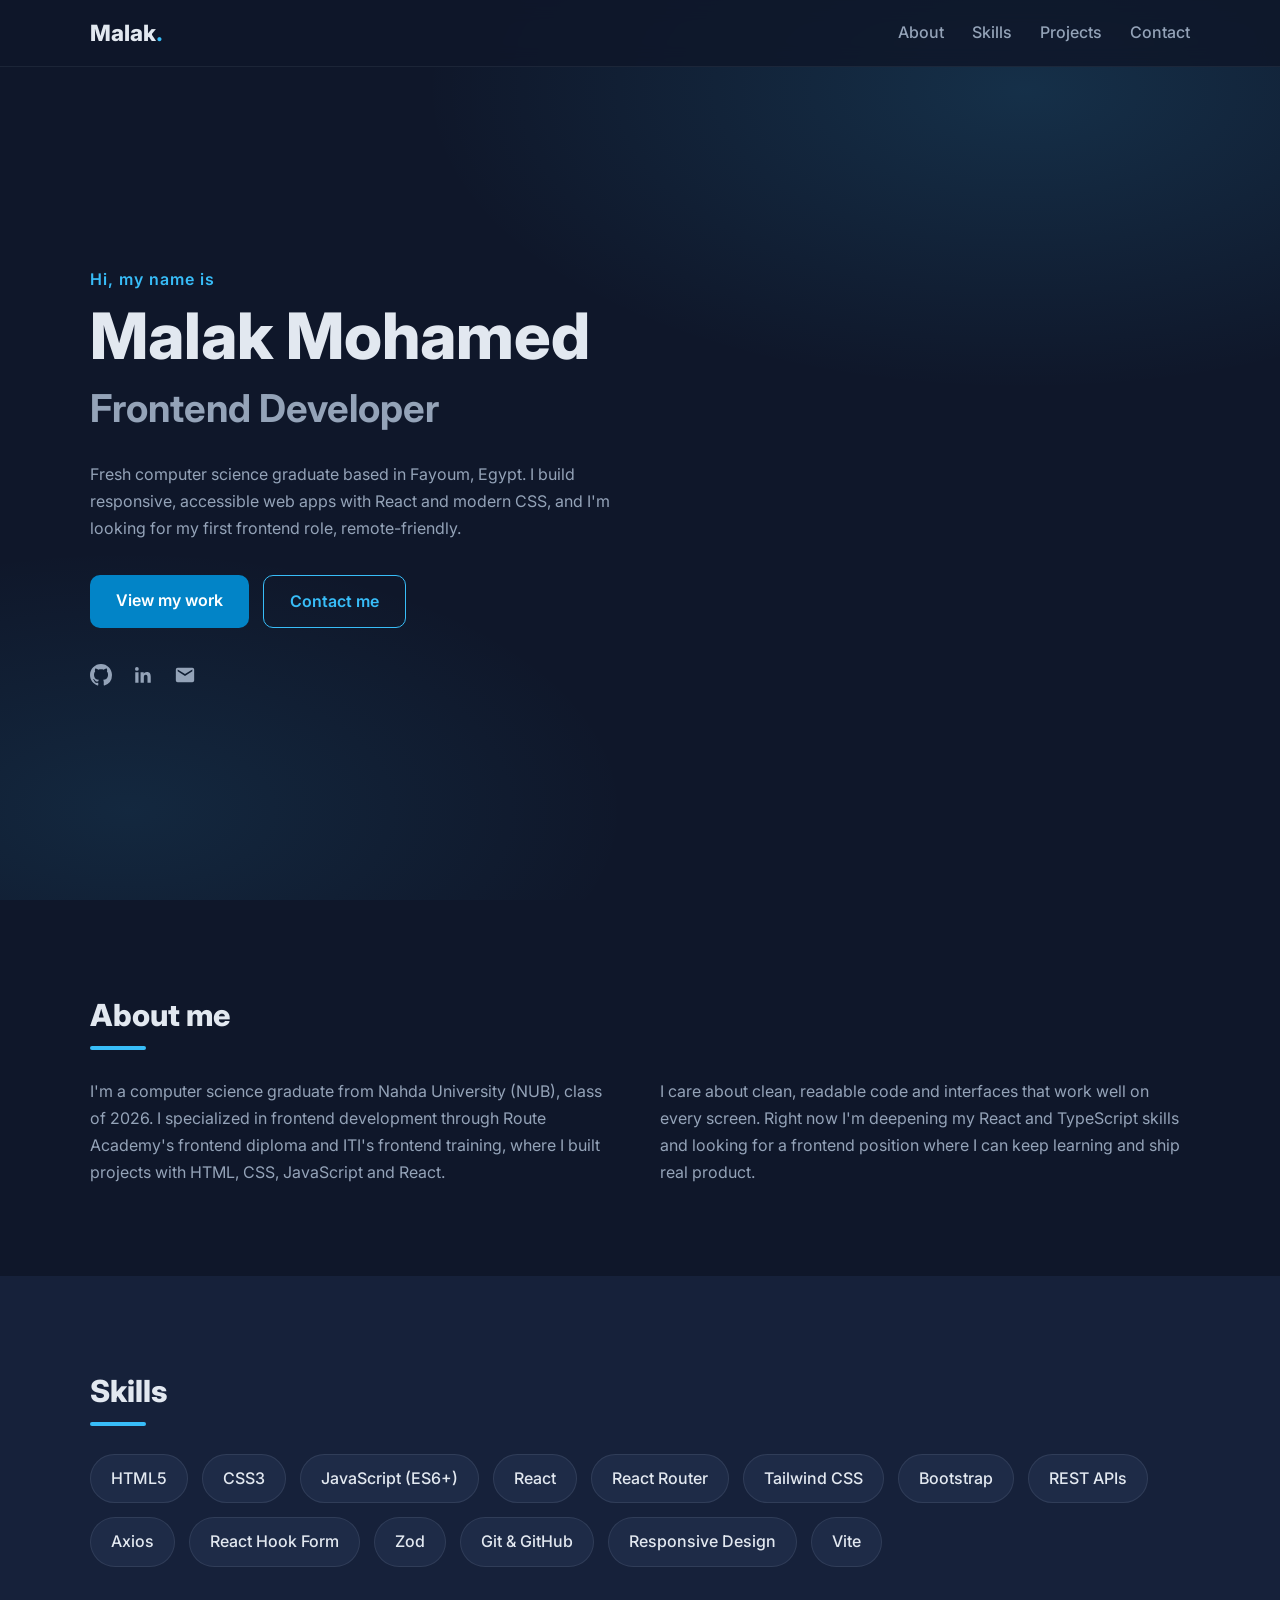
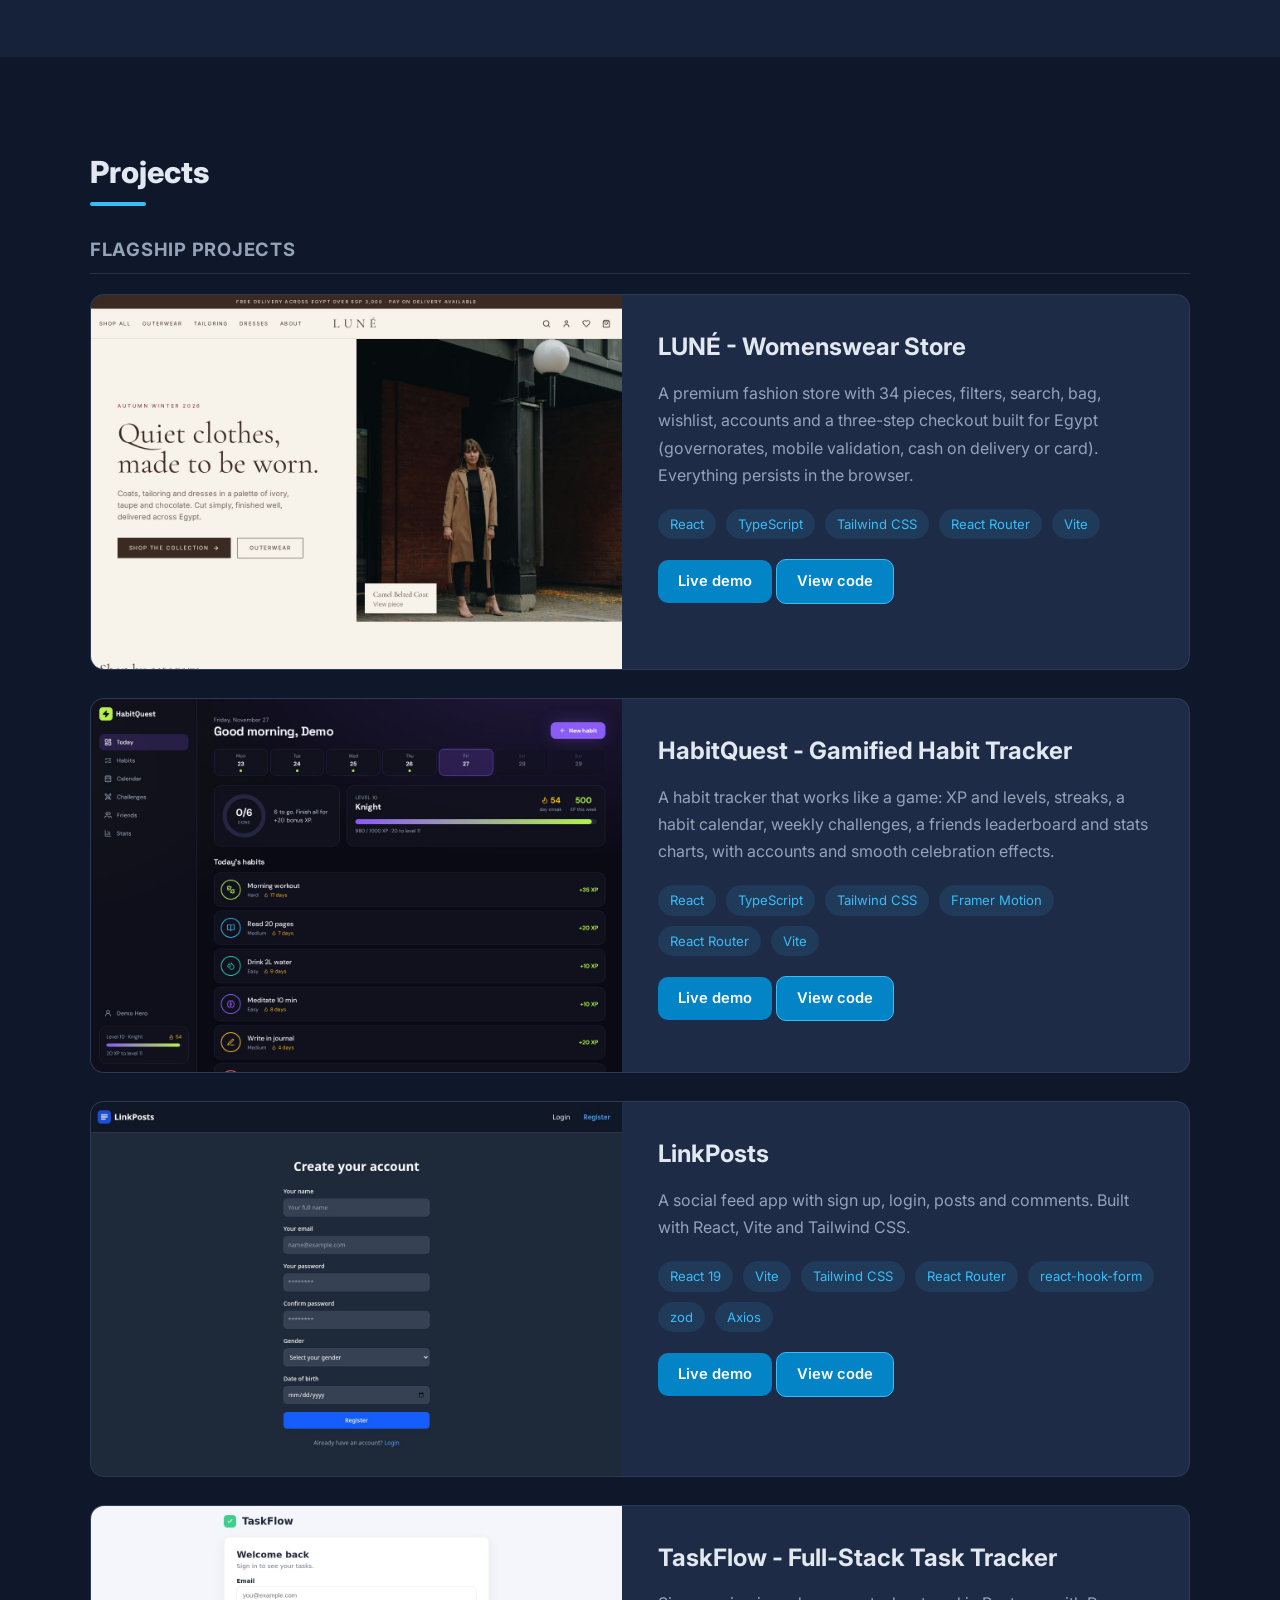
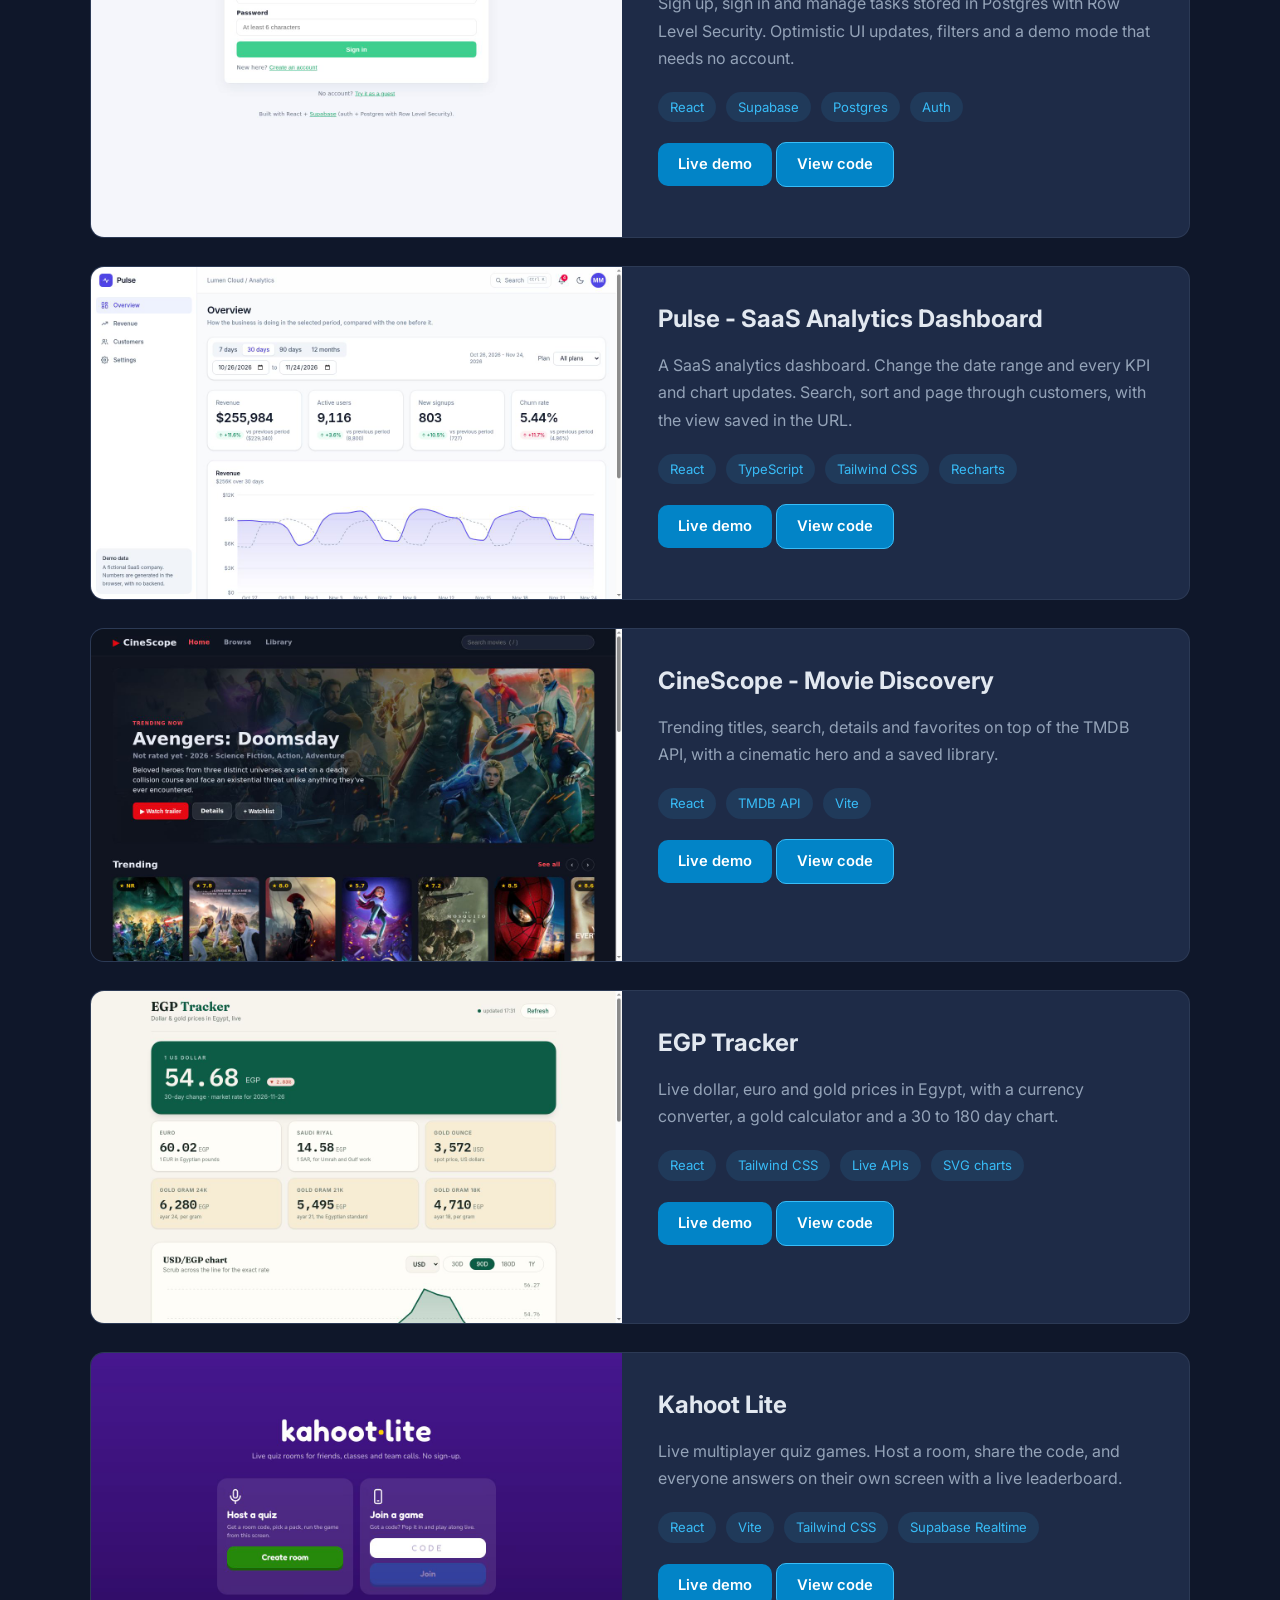
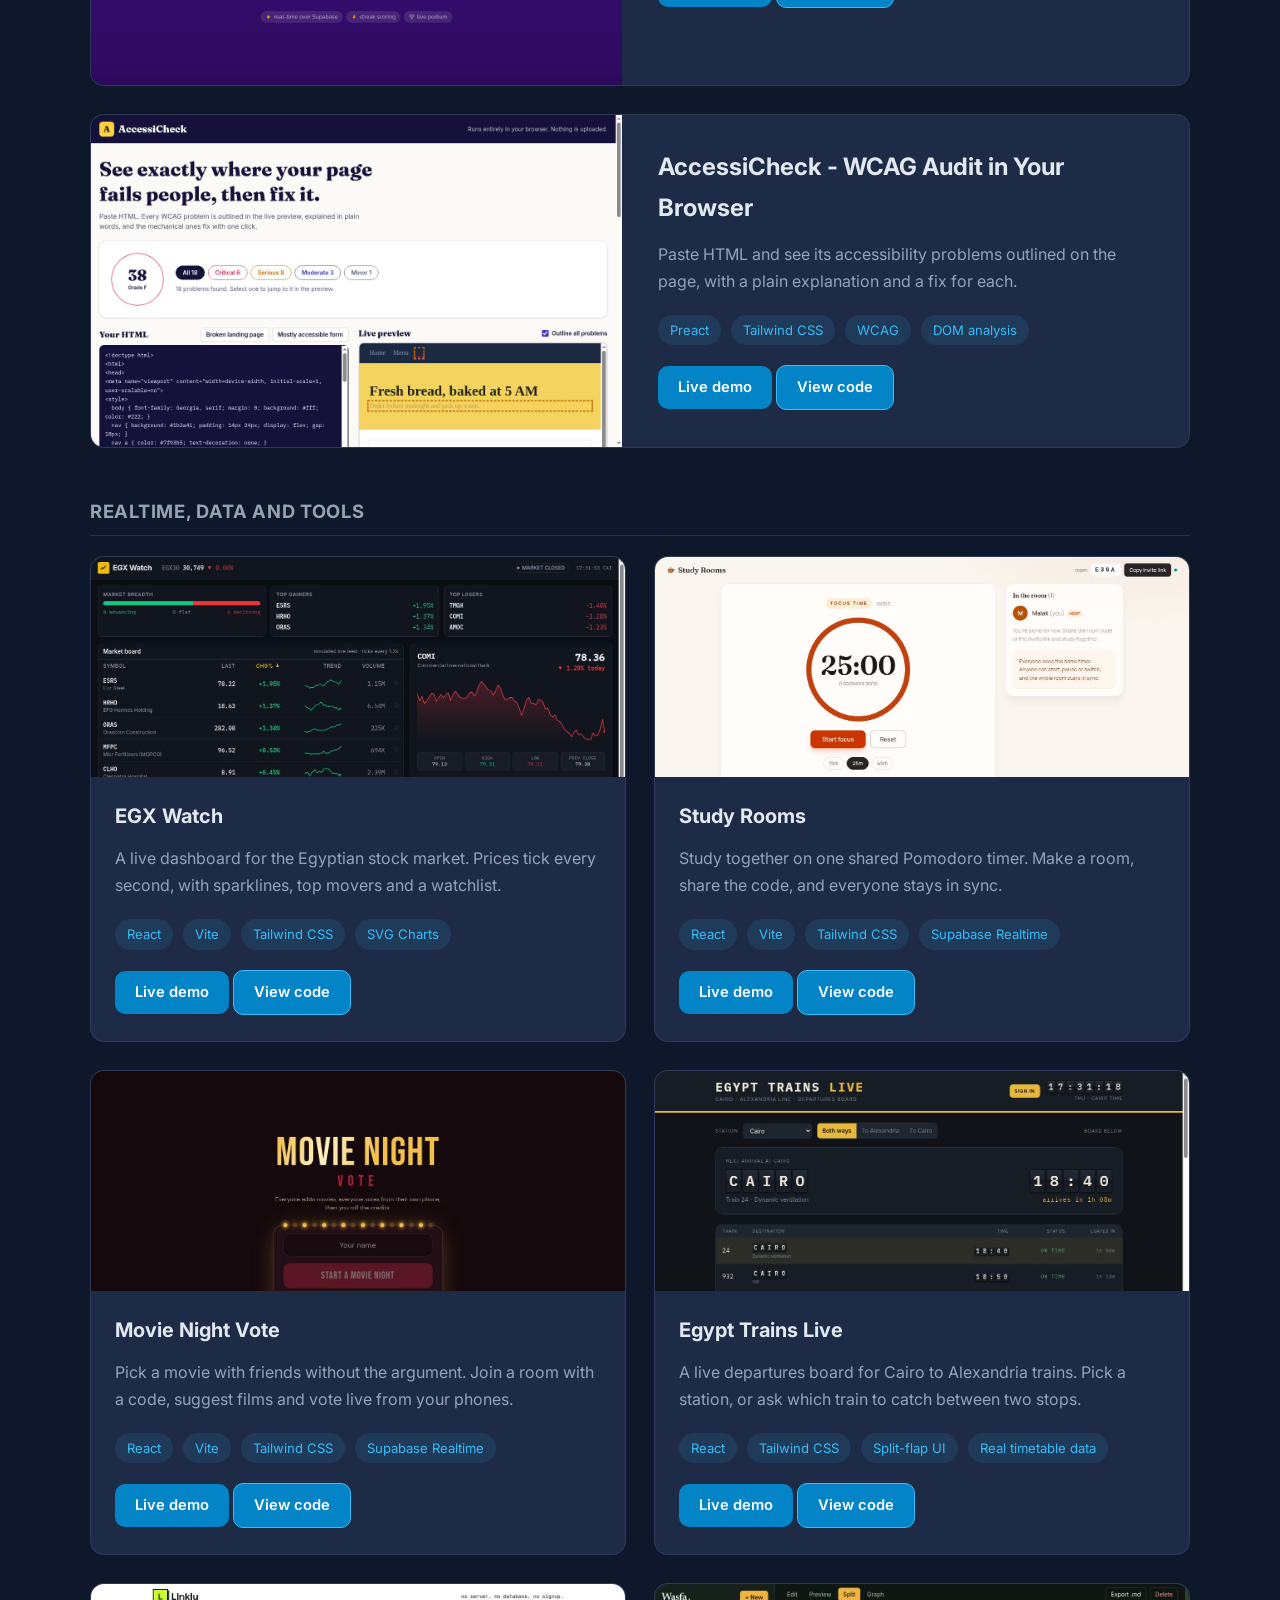
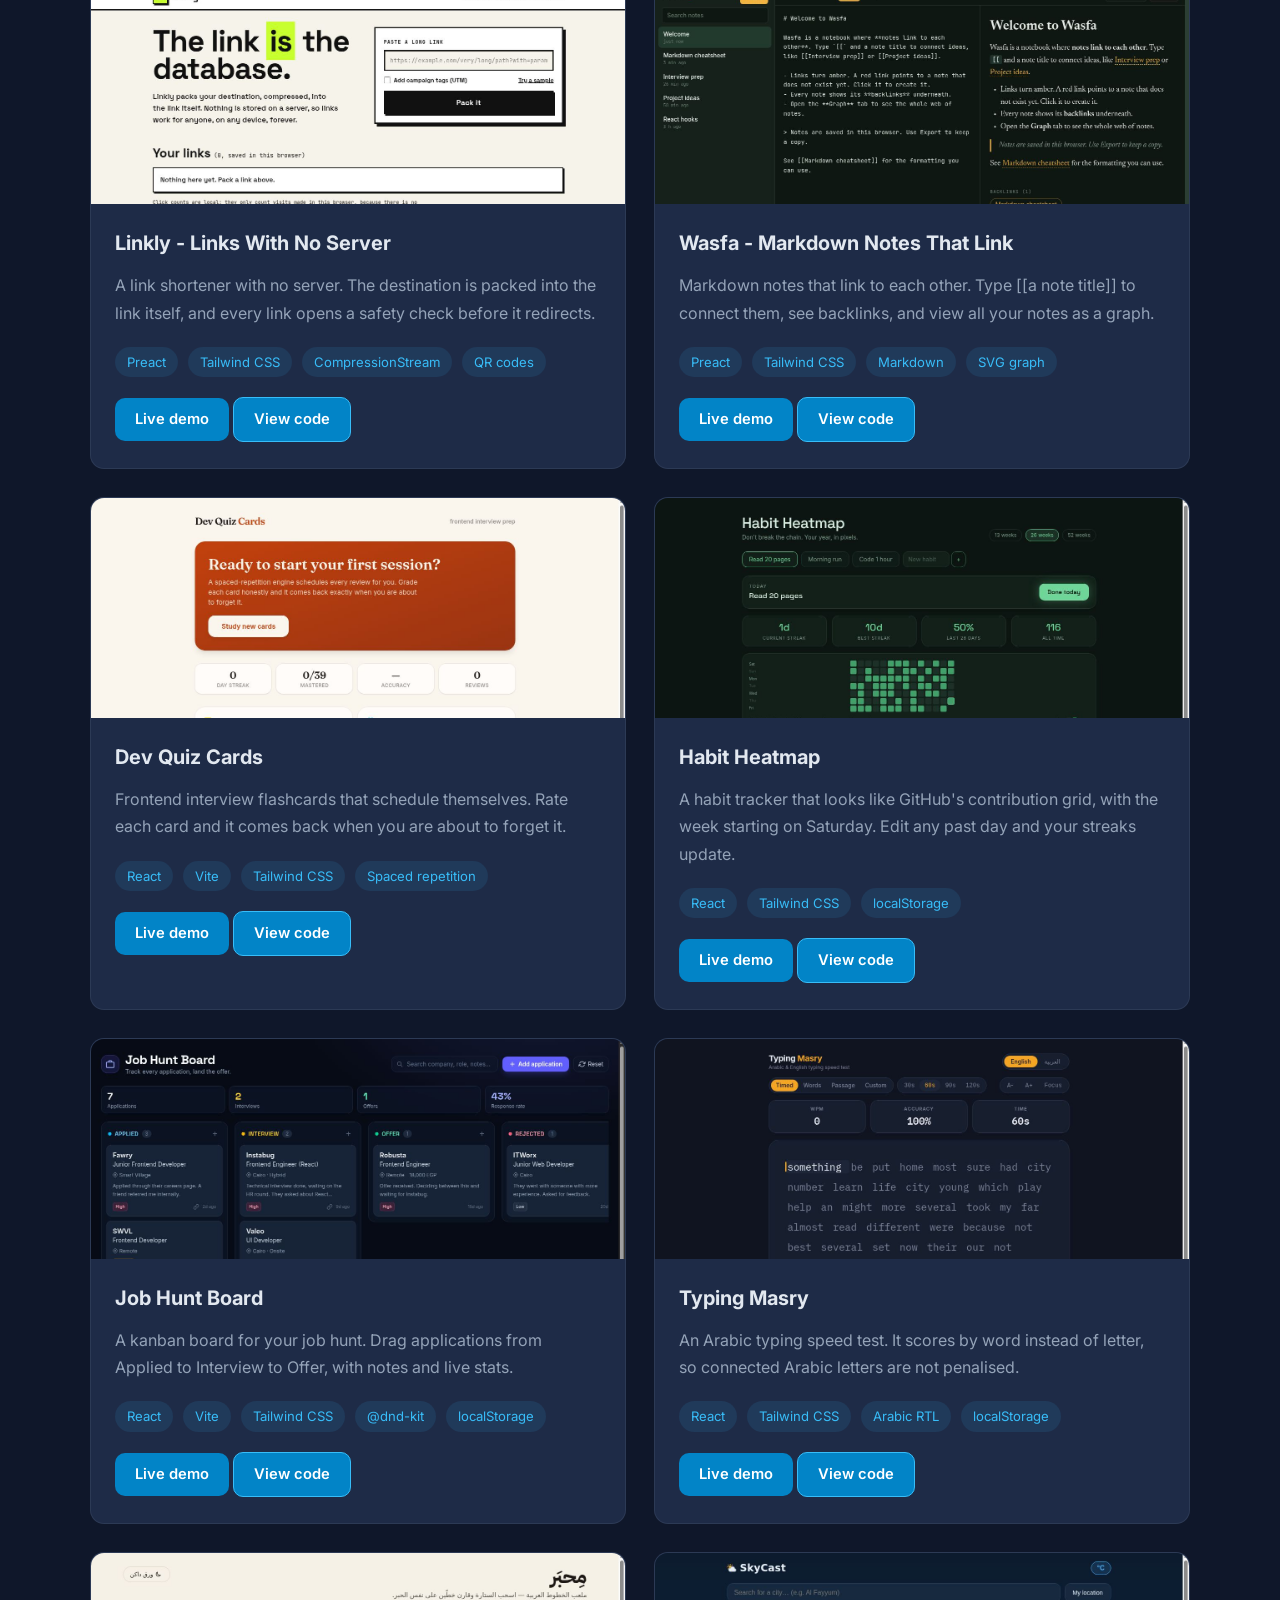
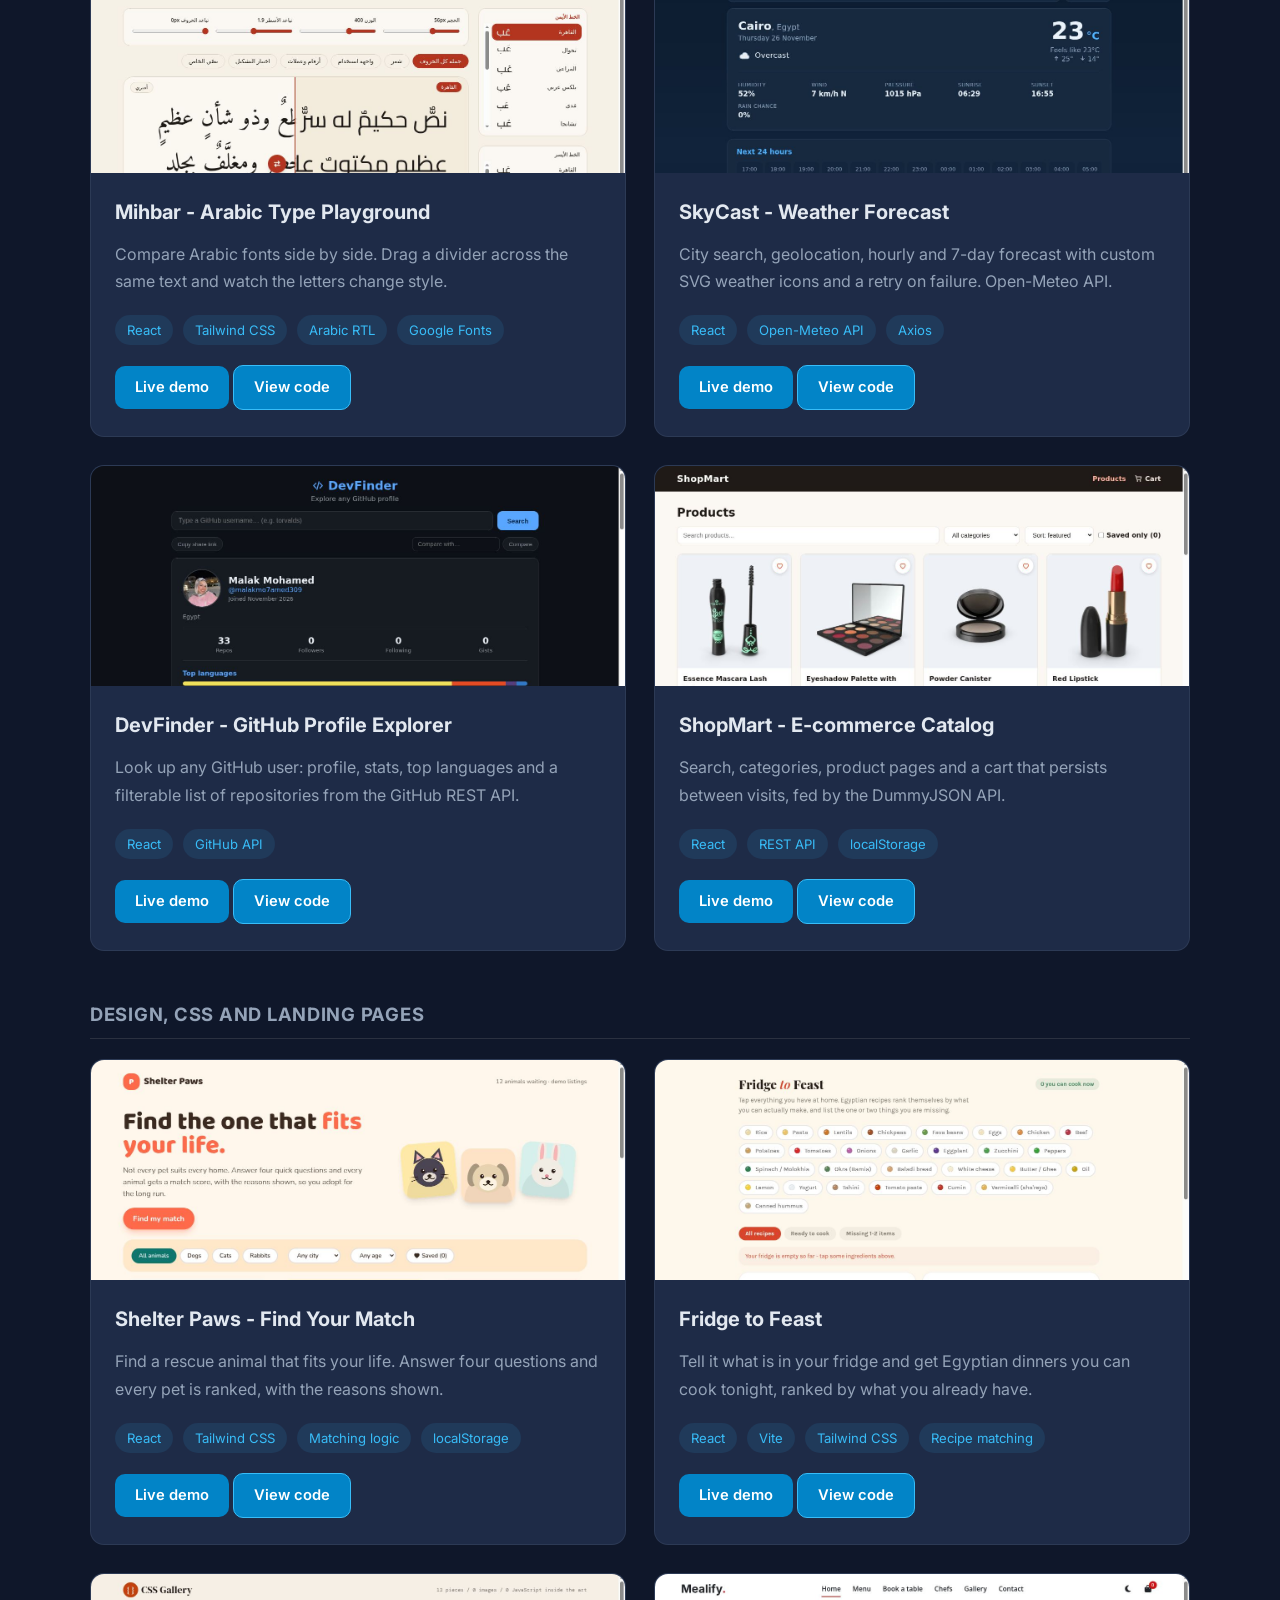
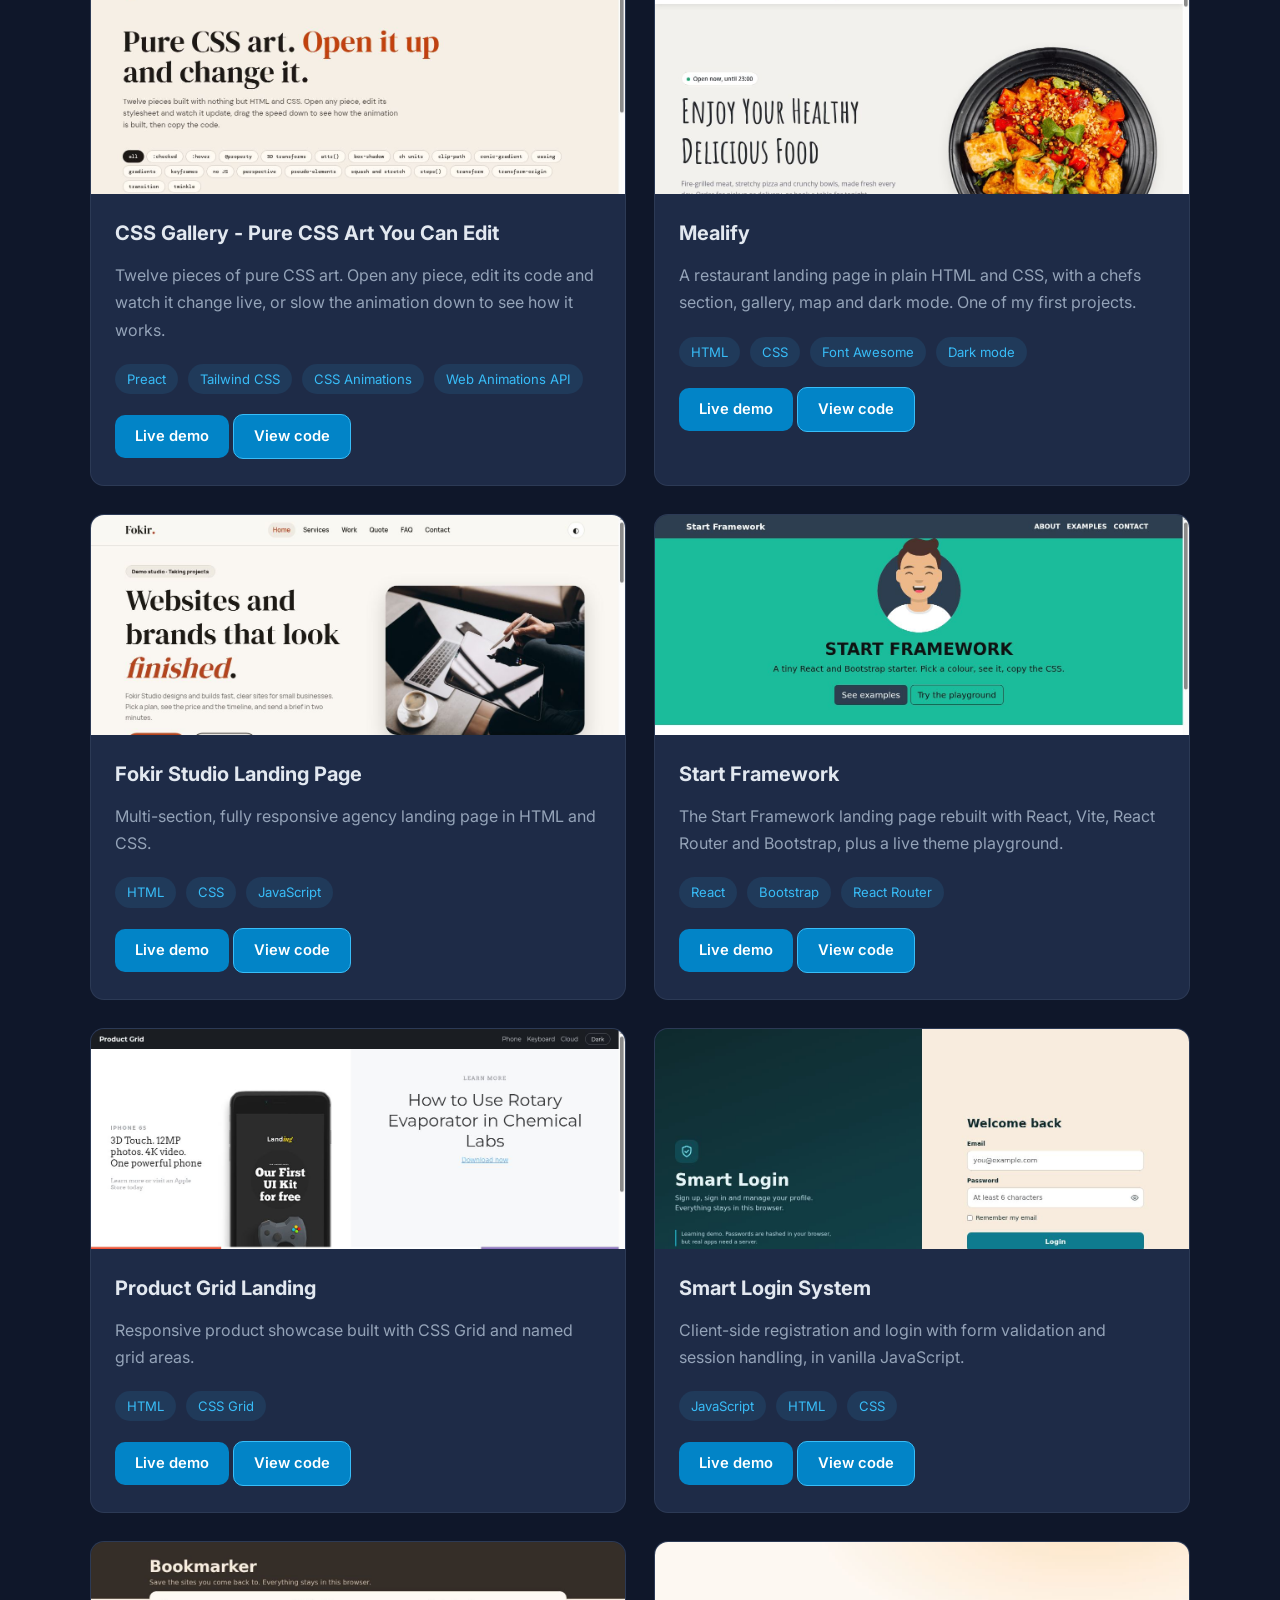
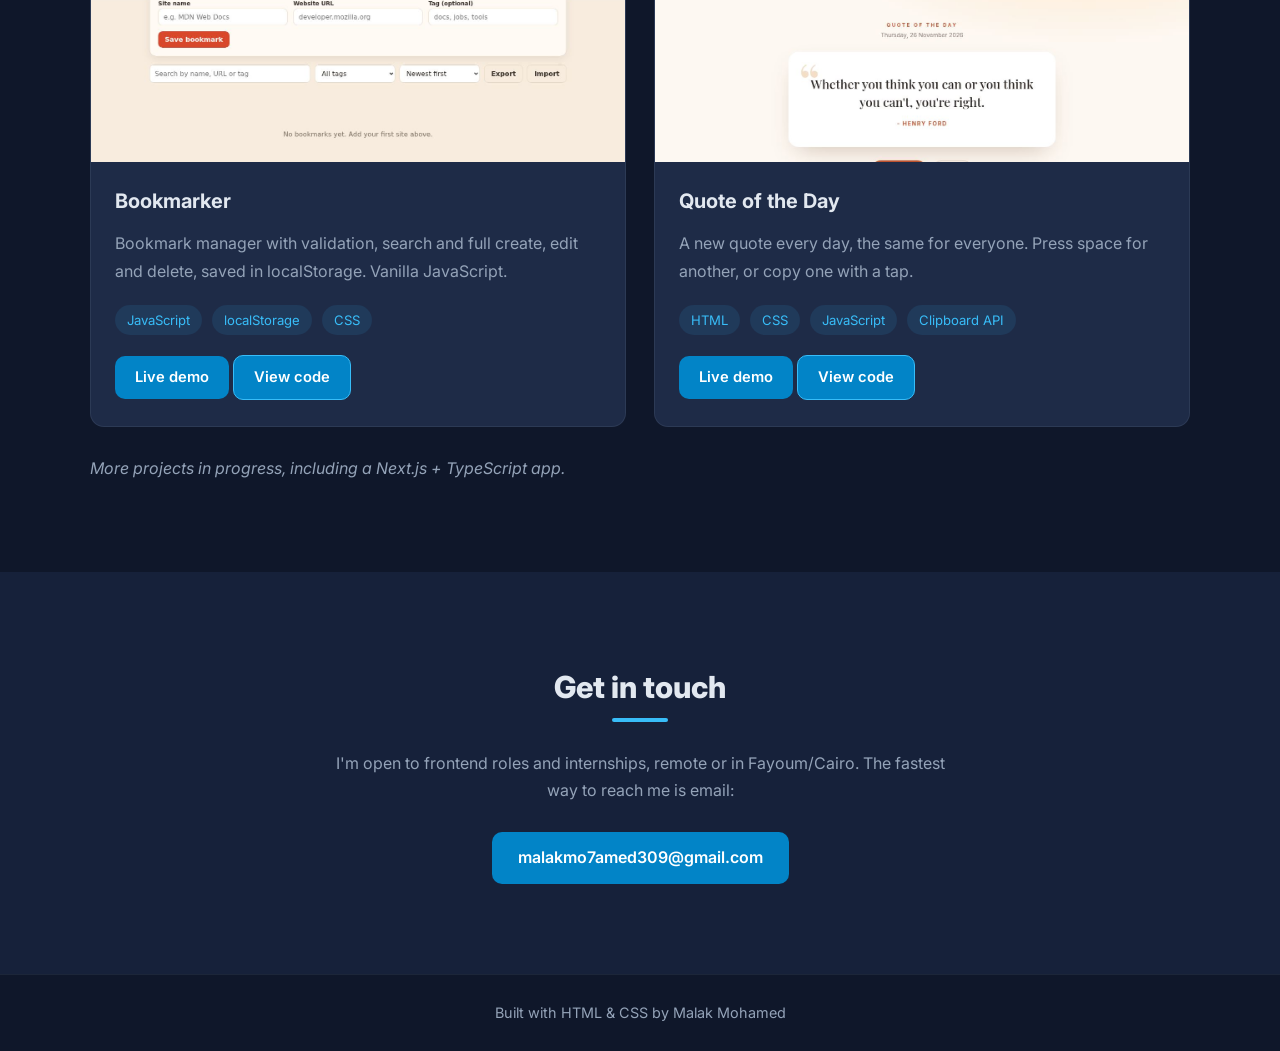
<file: index.html>
<!DOCTYPE html>
<html lang="en">
<head>
  <meta charset="UTF-8" />
  <meta name="viewport" content="width=device-width, initial-scale=1.0" />
  <meta name="description" content="Malak Mohamed - Frontend Developer. React, JavaScript, Tailwind CSS. Portfolio and contact." />
  <meta property="og:type" content="website" />
  <meta property="og:site_name" content="Malak Mohamed" />
  <meta property="og:title" content="Malak Mohamed | Frontend Developer" />
  <meta property="og:description" content="Frontend Developer skilled in React, JavaScript and modern CSS. Explore my projects and get in touch." />
  <meta property="og:url" content="https://malakmo7amed309.github.io/" />
  <meta property="og:image" content="https://malakmo7amed309.github.io/og-image.png?v=3" />
  <meta property="og:image:width" content="1200" />
  <meta property="og:image:height" content="630" />
  <meta property="og:image:alt" content="Malak Mohamed, Frontend Developer portfolio" />
  <meta name="twitter:card" content="summary_large_image" />
  <meta name="twitter:title" content="Malak Mohamed | Frontend Developer" />
  <meta name="twitter:description" content="Frontend Developer skilled in React, JavaScript and modern CSS. Explore my projects and get in touch." />
    <meta name="twitter:image" content="https://malakmo7amed309.github.io/og-image.png?v=3" />
  <title>Malak Mohamed | Frontend Developer</title>
  <link rel="preconnect" href="https://fonts.googleapis.com" />
  <link rel="preconnect" href="https://fonts.gstatic.com" crossorigin />
  <link href="https://fonts.googleapis.com/css2?family=Inter:wght@400;500;600;700;800&display=swap" rel="stylesheet" />
  <link rel="stylesheet" href="style.css" />
</head>
<body>

  <nav class="navbar" id="navbar">
    <div class="container nav-inner">
      <a href="#home" class="brand">Malak<span>.</span></a>
      <button class="nav-toggle" id="navToggle" aria-label="Open menu" aria-expanded="false">
        <span></span><span></span><span></span>
      </button>
      <ul class="nav-links" id="navLinks">
        <li><a href="#about">About</a></li>
        <li><a href="#skills">Skills</a></li>
        <li><a href="#projects">Projects</a></li>
        <li><a href="#contact">Contact</a></li>
      </ul>
    </div>
  </nav>

  <header class="hero" id="home">
    <div class="container hero-inner">
      <p class="hero-hi">Hi, my name is</p>
      <h1>Malak Mohamed</h1>
      <h2 class="hero-role">Frontend Developer</h2>
      <p class="hero-text">
        Fresh computer science graduate based in Fayoum, Egypt. I build responsive,
        accessible web apps with React and modern CSS, and I'm looking for my first
        frontend role, remote-friendly.
      </p>
      <div class="hero-actions">
        <a href="#projects" class="btn btn-primary">View my work</a>
        <a href="#contact" class="btn btn-outline">Contact me</a>
      </div>
      <div class="hero-social">
        <a href="https://github.com/malakmo7amed309" target="_blank" rel="noopener" aria-label="GitHub">
          <svg viewBox="0 0 16 16" width="22" height="22" fill="currentColor"><path d="M8 0C3.58 0 0 3.58 0 8c0 3.54 2.29 6.53 5.47 7.59.4.07.55-.17.55-.38 0-.19-.01-.82-.01-1.49-2.01.37-2.53-.49-2.69-.94-.09-.23-.48-.94-.82-1.13-.28-.15-.68-.52-.01-.53.63-.01 1.08.58 1.23.82.72 1.21 1.87.87 2.33.66.07-.52.28-.87.51-1.07-1.78-.2-3.64-.89-3.64-3.95 0-.87.31-1.59.82-2.15-.08-.2-.36-1.02.08-2.12 0 0 .67-.21 2.2.82.64-.18 1.32-.27 2-.27s1.36.09 2 .27c1.53-1.04 2.2-.82 2.2-.82.44 1.1.16 1.92.08 2.12.51.56.82 1.27.82 2.15 0 3.07-1.87 3.75-3.65 3.95.29.25.54.73.54 1.48 0 1.07-.01 1.93-.01 2.2 0 .21.15.46.55.38A8.01 8.01 0 0 0 16 8c0-4.42-3.58-8-8-8Z"/></svg>
        </a>
        <a href="https://www.linkedin.com/in/malak-mohamed-3b8533374" target="_blank" rel="noopener" aria-label="LinkedIn">
          <svg viewBox="0 0 24 24" width="22" height="22" fill="currentColor"><path d="M20.45 20.45h-3.55v-5.57c0-1.33-.03-3.04-1.85-3.04-1.85 0-2.14 1.45-2.14 2.94v5.67H9.36V9h3.41v1.56h.05c.47-.9 1.63-1.85 3.36-1.85 3.6 0 4.27 2.37 4.27 5.46v6.28ZM5.34 7.43a2.06 2.06 0 1 1 0-4.12 2.06 2.06 0 0 1 0 4.12ZM7.12 20.45H3.56V9h3.56v11.45Z"/></svg>
        </a>
        <a href="mailto:malakmo7amed309@gmail.com" aria-label="Email">
          <svg viewBox="0 0 24 24" width="22" height="22" fill="currentColor"><path d="M20 4H4a2 2 0 0 0-2 2v12a2 2 0 0 0 2 2h16a2 2 0 0 0 2-2V6a2 2 0 0 0-2-2Zm0 4-8 5-8-5V6l8 5 8-5v2Z"/></svg>
        </a>
      </div>
    </div>
  </header>

  <main>

    <section class="section" id="about">
      <div class="container">
        <h2 class="section-title">About me</h2>
        <div class="about-grid">
          <p>
            I'm a computer science graduate from Nahda University (NUB), class of 2026.
            I specialized in frontend development through Route Academy's frontend diploma
            and ITI's frontend training, where I built projects with HTML, CSS, JavaScript
            and React.
          </p>
          <p>
            I care about clean, readable code and interfaces that work well on every screen.
            Right now I'm deepening my React and TypeScript skills and looking for a
            frontend position where I can keep learning and ship real product.
          </p>
        </div>
      </div>
    </section>

    <section class="section section-alt" id="skills">
      <div class="container">
        <h2 class="section-title">Skills</h2>
        <ul class="skills-list">
          <li>HTML5</li>
          <li>CSS3</li>
          <li>JavaScript (ES6+)</li>
          <li>React</li>
          <li>React Router</li>
          <li>Tailwind CSS</li>
          <li>Bootstrap</li>
          <li>REST APIs</li>
          <li>Axios</li>
          <li>React Hook Form</li>
          <li>Zod</li>
          <li>Git &amp; GitHub</li>
          <li>Responsive Design</li>
          <li>Vite</li>
        </ul>
      </div>
    </section>

    <section class="section" id="projects">
      <div class="container">
        <h2 class="section-title">Projects</h2>

        <h3 class="group-title">Flagship projects</h3>
<div class="project-stack">
        <article class="project-card">
          <div class="project-media">
            <img src="assets/p/LUNE.jpg" loading="lazy" alt="Screenshot of LUNÉ, a womenswear store" />
          </div>
          <div class="project-body">
            <h3>LUNÉ - Womenswear Store</h3>
            <p>A premium fashion store with 34 pieces, filters, search, bag, wishlist, accounts and a three-step checkout built for Egypt (governorates, mobile validation, cash on delivery or card). Everything persists in the browser.</p>
            <ul class="tag-list">
              <li>React</li>
              <li>TypeScript</li>
              <li>Tailwind CSS</li>
              <li>React Router</li>
              <li>Vite</li>
            </ul>
            <div class="project-links">
              <a href="https://malakmo7amed309.github.io/lune/" target="_blank" rel="noopener" class="btn btn-small">Live demo</a>
              <a href="https://github.com/malakmo7amed309/lune" target="_blank" rel="noopener" class="btn btn-small btn-outline">View code</a>
            </div>
          </div>
        </article>

        <article class="project-card">
          <div class="project-media">
            <img src="assets/p/HabitQuest.jpg" loading="lazy" alt="Screenshot of HabitQuest" />
          </div>
          <div class="project-body">
            <h3>HabitQuest - Gamified Habit Tracker</h3>
            <p>A habit tracker that works like a game: XP and levels, streaks, a habit calendar, weekly challenges, a friends leaderboard and stats charts, with accounts and smooth celebration effects.</p>
            <ul class="tag-list">
              <li>React</li>
              <li>TypeScript</li>
              <li>Tailwind CSS</li>
              <li>Framer Motion</li>
              <li>React Router</li>
              <li>Vite</li>
            </ul>
            <div class="project-links">
              <a href="https://malakmo7amed309.github.io/habitquest/" target="_blank" rel="noopener" class="btn btn-small">Live demo</a>
              <a href="https://github.com/malakmo7amed309/habitquest" target="_blank" rel="noopener" class="btn btn-small btn-outline">View code</a>
            </div>
          </div>
        </article>

        <article class="project-card">
          <div class="project-media">
            <img src="assets/p/LinkPosts.jpg" loading="lazy" alt="Screenshot of LinkPosts" />
          </div>
          <div class="project-body">
            <h3>LinkPosts</h3>
            <p>A social feed app with sign up, login, posts and comments. Built with React, Vite and Tailwind CSS.</p>
            <ul class="tag-list">
              <li>React 19</li>
              <li>Vite</li>
              <li>Tailwind CSS</li>
              <li>React Router</li>
              <li>react-hook-form</li>
              <li>zod</li>
              <li>Axios</li>
            </ul>
            <div class="project-links">
              <a href="https://malakmo7amed309.github.io/LinkPosts/" target="_blank" rel="noopener" class="btn btn-small">Live demo</a>
              <a href="https://github.com/malakmo7amed309/LinkPosts" target="_blank" rel="noopener" class="btn btn-small btn-outline">View code</a>
            </div>
          </div>
        </article>

        <article class="project-card">
          <div class="project-media">
            <img src="assets/p/task-tracker.jpg" loading="lazy" alt="Screenshot of TaskFlow - Full-Stack Task Tracker" />
          </div>
          <div class="project-body">
            <h3>TaskFlow - Full-Stack Task Tracker</h3>
            <p>Sign up, sign in and manage tasks stored in Postgres with Row Level Security. Optimistic UI updates, filters and a demo mode that needs no account.</p>
            <ul class="tag-list">
              <li>React</li>
              <li>Supabase</li>
              <li>Postgres</li>
              <li>Auth</li>
            </ul>
            <div class="project-links">
              <a href="https://malakmo7amed309.github.io/task-tracker/" target="_blank" rel="noopener" class="btn btn-small">Live demo</a>
              <a href="https://github.com/malakmo7amed309/task-tracker" target="_blank" rel="noopener" class="btn btn-small btn-outline">View code</a>
            </div>
          </div>
        </article>

        <article class="project-card">
          <div class="project-media">
            <img src="assets/p/pulse.jpg" loading="lazy" alt="Screenshot of Pulse - SaaS Analytics Dashboard" />
          </div>
          <div class="project-body">
            <h3>Pulse - SaaS Analytics Dashboard</h3>
            <p>A SaaS analytics dashboard. Change the date range and every KPI and chart updates. Search, sort and page through customers, with the view saved in the URL.</p>
            <ul class="tag-list">
              <li>React</li>
              <li>TypeScript</li>
              <li>Tailwind CSS</li>
              <li>Recharts</li>
            </ul>
            <div class="project-links">
              <a href="https://malakmo7amed309.github.io/pulse/" target="_blank" rel="noopener" class="btn btn-small">Live demo</a>
              <a href="https://github.com/malakmo7amed309/pulse" target="_blank" rel="noopener" class="btn btn-small btn-outline">View code</a>
            </div>
          </div>
        </article>

        <article class="project-card">
          <div class="project-media">
            <img src="assets/p/movie-app.jpg" loading="lazy" alt="Screenshot of CineScope - Movie Discovery" />
          </div>
          <div class="project-body">
            <h3>CineScope - Movie Discovery</h3>
            <p>Trending titles, search, details and favorites on top of the TMDB API, with a cinematic hero and a saved library.</p>
            <ul class="tag-list">
              <li>React</li>
              <li>TMDB API</li>
              <li>Vite</li>
            </ul>
            <div class="project-links">
              <a href="https://malakmo7amed309.github.io/movie-app/" target="_blank" rel="noopener" class="btn btn-small">Live demo</a>
              <a href="https://github.com/malakmo7amed309/movie-app" target="_blank" rel="noopener" class="btn btn-small btn-outline">View code</a>
            </div>
          </div>
        </article>

        <article class="project-card">
          <div class="project-media">
            <img src="assets/p/egp-tracker.jpg" loading="lazy" alt="Screenshot of EGP Tracker" />
          </div>
          <div class="project-body">
            <h3>EGP Tracker</h3>
            <p>Live dollar, euro and gold prices in Egypt, with a currency converter, a gold calculator and a 30 to 180 day chart.</p>
            <ul class="tag-list">
              <li>React</li>
              <li>Tailwind CSS</li>
              <li>Live APIs</li>
              <li>SVG charts</li>
            </ul>
            <div class="project-links">
              <a href="https://malakmo7amed309.github.io/egp-tracker/" target="_blank" rel="noopener" class="btn btn-small">Live demo</a>
              <a href="https://github.com/malakmo7amed309/egp-tracker" target="_blank" rel="noopener" class="btn btn-small btn-outline">View code</a>
            </div>
          </div>
        </article>

        <article class="project-card">
          <div class="project-media">
            <img src="assets/p/kahoot-lite.jpg" loading="lazy" alt="Screenshot of Kahoot Lite" />
          </div>
          <div class="project-body">
            <h3>Kahoot Lite</h3>
            <p>Live multiplayer quiz games. Host a room, share the code, and everyone answers on their own screen with a live leaderboard.</p>
            <ul class="tag-list">
              <li>React</li>
              <li>Vite</li>
              <li>Tailwind CSS</li>
              <li>Supabase Realtime</li>
            </ul>
            <div class="project-links">
              <a href="https://malakmo7amed309.github.io/kahoot-lite/" target="_blank" rel="noopener" class="btn btn-small">Live demo</a>
              <a href="https://github.com/malakmo7amed309/kahoot-lite" target="_blank" rel="noopener" class="btn btn-small btn-outline">View code</a>
            </div>
          </div>
        </article>

        <article class="project-card">
          <div class="project-media">
            <img src="assets/p/accessicheck.jpg" loading="lazy" alt="Screenshot of AccessiCheck - WCAG Audit in Your Browser" />
          </div>
          <div class="project-body">
            <h3>AccessiCheck - WCAG Audit in Your Browser</h3>
            <p>Paste HTML and see its accessibility problems outlined on the page, with a plain explanation and a fix for each.</p>
            <ul class="tag-list">
              <li>Preact</li>
              <li>Tailwind CSS</li>
              <li>WCAG</li>
              <li>DOM analysis</li>
            </ul>
            <div class="project-links">
              <a href="https://malakmo7amed309.github.io/accessicheck/" target="_blank" rel="noopener" class="btn btn-small">Live demo</a>
              <a href="https://github.com/malakmo7amed309/accessicheck" target="_blank" rel="noopener" class="btn btn-small btn-outline">View code</a>
            </div>
          </div>
        </article>
</div>

        <h3 class="group-title">Realtime, data and tools</h3>
<div class="project-grid">
        <article class="project-card">
          <div class="project-media">
            <img src="assets/p/egx-watch.jpg" loading="lazy" alt="Screenshot of EGX Watch" />
          </div>
          <div class="project-body">
            <h3>EGX Watch</h3>
            <p>A live dashboard for the Egyptian stock market. Prices tick every second, with sparklines, top movers and a watchlist.</p>
            <ul class="tag-list">
              <li>React</li>
              <li>Vite</li>
              <li>Tailwind CSS</li>
              <li>SVG Charts</li>
            </ul>
            <div class="project-links">
              <a href="https://malakmo7amed309.github.io/egx-watch/" target="_blank" rel="noopener" class="btn btn-small">Live demo</a>
              <a href="https://github.com/malakmo7amed309/egx-watch" target="_blank" rel="noopener" class="btn btn-small btn-outline">View code</a>
            </div>
          </div>
        </article>

        <article class="project-card">
          <div class="project-media">
            <img src="assets/p/study-rooms.jpg" loading="lazy" alt="Screenshot of Study Rooms" />
          </div>
          <div class="project-body">
            <h3>Study Rooms</h3>
            <p>Study together on one shared Pomodoro timer. Make a room, share the code, and everyone stays in sync.</p>
            <ul class="tag-list">
              <li>React</li>
              <li>Vite</li>
              <li>Tailwind CSS</li>
              <li>Supabase Realtime</li>
            </ul>
            <div class="project-links">
              <a href="https://malakmo7amed309.github.io/study-rooms/" target="_blank" rel="noopener" class="btn btn-small">Live demo</a>
              <a href="https://github.com/malakmo7amed309/study-rooms" target="_blank" rel="noopener" class="btn btn-small btn-outline">View code</a>
            </div>
          </div>
        </article>

        <article class="project-card">
          <div class="project-media">
            <img src="assets/p/movie-night-vote.jpg" loading="lazy" alt="Screenshot of Movie Night Vote" />
          </div>
          <div class="project-body">
            <h3>Movie Night Vote</h3>
            <p>Pick a movie with friends without the argument. Join a room with a code, suggest films and vote live from your phones.</p>
            <ul class="tag-list">
              <li>React</li>
              <li>Vite</li>
              <li>Tailwind CSS</li>
              <li>Supabase Realtime</li>
            </ul>
            <div class="project-links">
              <a href="https://malakmo7amed309.github.io/movie-night-vote/" target="_blank" rel="noopener" class="btn btn-small">Live demo</a>
              <a href="https://github.com/malakmo7amed309/movie-night-vote" target="_blank" rel="noopener" class="btn btn-small btn-outline">View code</a>
            </div>
          </div>
        </article>

        <article class="project-card">
          <div class="project-media">
            <img src="assets/p/egypt-trains.jpg" loading="lazy" alt="Screenshot of Egypt Trains Live" />
          </div>
          <div class="project-body">
            <h3>Egypt Trains Live</h3>
            <p>A live departures board for Cairo to Alexandria trains. Pick a station, or ask which train to catch between two stops.</p>
            <ul class="tag-list">
              <li>React</li>
              <li>Tailwind CSS</li>
              <li>Split-flap UI</li>
              <li>Real timetable data</li>
            </ul>
            <div class="project-links">
              <a href="https://malakmo7amed309.github.io/egypt-trains/" target="_blank" rel="noopener" class="btn btn-small">Live demo</a>
              <a href="https://github.com/malakmo7amed309/egypt-trains" target="_blank" rel="noopener" class="btn btn-small btn-outline">View code</a>
            </div>
          </div>
        </article>

        <article class="project-card">
          <div class="project-media">
            <img src="assets/p/linkly.jpg" loading="lazy" alt="Screenshot of Linkly - Links With No Server" />
          </div>
          <div class="project-body">
            <h3>Linkly - Links With No Server</h3>
            <p>A link shortener with no server. The destination is packed into the link itself, and every link opens a safety check before it redirects.</p>
            <ul class="tag-list">
              <li>Preact</li>
              <li>Tailwind CSS</li>
              <li>CompressionStream</li>
              <li>QR codes</li>
            </ul>
            <div class="project-links">
              <a href="https://malakmo7amed309.github.io/linkly/" target="_blank" rel="noopener" class="btn btn-small">Live demo</a>
              <a href="https://github.com/malakmo7amed309/linkly" target="_blank" rel="noopener" class="btn btn-small btn-outline">View code</a>
            </div>
          </div>
        </article>

        <article class="project-card">
          <div class="project-media">
            <img src="assets/p/wasfa.jpg" loading="lazy" alt="Screenshot of Wasfa - Markdown Notes That Link" />
          </div>
          <div class="project-body">
            <h3>Wasfa - Markdown Notes That Link</h3>
            <p>Markdown notes that link to each other. Type [[a note title]] to connect them, see backlinks, and view all your notes as a graph.</p>
            <ul class="tag-list">
              <li>Preact</li>
              <li>Tailwind CSS</li>
              <li>Markdown</li>
              <li>SVG graph</li>
            </ul>
            <div class="project-links">
              <a href="https://malakmo7amed309.github.io/wasfa/" target="_blank" rel="noopener" class="btn btn-small">Live demo</a>
              <a href="https://github.com/malakmo7amed309/wasfa" target="_blank" rel="noopener" class="btn btn-small btn-outline">View code</a>
            </div>
          </div>
        </article>

        <article class="project-card">
          <div class="project-media">
            <img src="assets/p/dev-quiz-cards.jpg" loading="lazy" alt="Screenshot of Dev Quiz Cards" />
          </div>
          <div class="project-body">
            <h3>Dev Quiz Cards</h3>
            <p>Frontend interview flashcards that schedule themselves. Rate each card and it comes back when you are about to forget it.</p>
            <ul class="tag-list">
              <li>React</li>
              <li>Vite</li>
              <li>Tailwind CSS</li>
              <li>Spaced repetition</li>
            </ul>
            <div class="project-links">
              <a href="https://malakmo7amed309.github.io/dev-quiz-cards/" target="_blank" rel="noopener" class="btn btn-small">Live demo</a>
              <a href="https://github.com/malakmo7amed309/dev-quiz-cards" target="_blank" rel="noopener" class="btn btn-small btn-outline">View code</a>
            </div>
          </div>
        </article>

        <article class="project-card">
          <div class="project-media">
            <img src="assets/p/habit-heatmap.jpg" loading="lazy" alt="Screenshot of Habit Heatmap" />
          </div>
          <div class="project-body">
            <h3>Habit Heatmap</h3>
            <p>A habit tracker that looks like GitHub's contribution grid, with the week starting on Saturday. Edit any past day and your streaks update.</p>
            <ul class="tag-list">
              <li>React</li>
              <li>Tailwind CSS</li>
              <li>localStorage</li>
            </ul>
            <div class="project-links">
              <a href="https://malakmo7amed309.github.io/habit-heatmap/" target="_blank" rel="noopener" class="btn btn-small">Live demo</a>
              <a href="https://github.com/malakmo7amed309/habit-heatmap" target="_blank" rel="noopener" class="btn btn-small btn-outline">View code</a>
            </div>
          </div>
        </article>

        <article class="project-card">
          <div class="project-media">
            <img src="assets/p/job-hunt-board.jpg" loading="lazy" alt="Screenshot of Job Hunt Board" />
          </div>
          <div class="project-body">
            <h3>Job Hunt Board</h3>
            <p>A kanban board for your job hunt. Drag applications from Applied to Interview to Offer, with notes and live stats.</p>
            <ul class="tag-list">
              <li>React</li>
              <li>Vite</li>
              <li>Tailwind CSS</li>
              <li>@dnd-kit</li>
              <li>localStorage</li>
            </ul>
            <div class="project-links">
              <a href="https://malakmo7amed309.github.io/job-hunt-board/" target="_blank" rel="noopener" class="btn btn-small">Live demo</a>
              <a href="https://github.com/malakmo7amed309/job-hunt-board" target="_blank" rel="noopener" class="btn btn-small btn-outline">View code</a>
            </div>
          </div>
        </article>

        <article class="project-card">
          <div class="project-media">
            <img src="assets/p/typing-masry.jpg" loading="lazy" alt="Screenshot of Typing Masry" />
          </div>
          <div class="project-body">
            <h3>Typing Masry</h3>
            <p>An Arabic typing speed test. It scores by word instead of letter, so connected Arabic letters are not penalised.</p>
            <ul class="tag-list">
              <li>React</li>
              <li>Tailwind CSS</li>
              <li>Arabic RTL</li>
              <li>localStorage</li>
            </ul>
            <div class="project-links">
              <a href="https://malakmo7amed309.github.io/typing-masry/" target="_blank" rel="noopener" class="btn btn-small">Live demo</a>
              <a href="https://github.com/malakmo7amed309/typing-masry" target="_blank" rel="noopener" class="btn btn-small btn-outline">View code</a>
            </div>
          </div>
        </article>

        <article class="project-card">
          <div class="project-media">
            <img src="assets/p/arabic-type-playground.jpg" loading="lazy" alt="Screenshot of Mihbar - Arabic Type Playground" />
          </div>
          <div class="project-body">
            <h3>Mihbar - Arabic Type Playground</h3>
            <p>Compare Arabic fonts side by side. Drag a divider across the same text and watch the letters change style.</p>
            <ul class="tag-list">
              <li>React</li>
              <li>Tailwind CSS</li>
              <li>Arabic RTL</li>
              <li>Google Fonts</li>
            </ul>
            <div class="project-links">
              <a href="https://malakmo7amed309.github.io/arabic-type-playground/" target="_blank" rel="noopener" class="btn btn-small">Live demo</a>
              <a href="https://github.com/malakmo7amed309/arabic-type-playground" target="_blank" rel="noopener" class="btn btn-small btn-outline">View code</a>
            </div>
          </div>
        </article>

        <article class="project-card">
          <div class="project-media">
            <img src="assets/p/weather-app.jpg" loading="lazy" alt="Screenshot of SkyCast - Weather Forecast" />
          </div>
          <div class="project-body">
            <h3>SkyCast - Weather Forecast</h3>
            <p>City search, geolocation, hourly and 7-day forecast with custom SVG weather icons and a retry on failure. Open-Meteo API.</p>
            <ul class="tag-list">
              <li>React</li>
              <li>Open-Meteo API</li>
              <li>Axios</li>
            </ul>
            <div class="project-links">
              <a href="https://malakmo7amed309.github.io/weather-app/" target="_blank" rel="noopener" class="btn btn-small">Live demo</a>
              <a href="https://github.com/malakmo7amed309/weather-app" target="_blank" rel="noopener" class="btn btn-small btn-outline">View code</a>
            </div>
          </div>
        </article>

        <article class="project-card">
          <div class="project-media">
            <img src="assets/p/github-explorer.jpg" loading="lazy" alt="Screenshot of DevFinder - GitHub Profile Explorer" />
          </div>
          <div class="project-body">
            <h3>DevFinder - GitHub Profile Explorer</h3>
            <p>Look up any GitHub user: profile, stats, top languages and a filterable list of repositories from the GitHub REST API.</p>
            <ul class="tag-list">
              <li>React</li>
              <li>GitHub API</li>
            </ul>
            <div class="project-links">
              <a href="https://malakmo7amed309.github.io/github-explorer/" target="_blank" rel="noopener" class="btn btn-small">Live demo</a>
              <a href="https://github.com/malakmo7amed309/github-explorer" target="_blank" rel="noopener" class="btn btn-small btn-outline">View code</a>
            </div>
          </div>
        </article>

        <article class="project-card">
          <div class="project-media">
            <img src="assets/p/shop-app.jpg" loading="lazy" alt="Screenshot of ShopMart - E-commerce Catalog" />
          </div>
          <div class="project-body">
            <h3>ShopMart - E-commerce Catalog</h3>
            <p>Search, categories, product pages and a cart that persists between visits, fed by the DummyJSON API.</p>
            <ul class="tag-list">
              <li>React</li>
              <li>REST API</li>
              <li>localStorage</li>
            </ul>
            <div class="project-links">
              <a href="https://malakmo7amed309.github.io/shop-app/" target="_blank" rel="noopener" class="btn btn-small">Live demo</a>
              <a href="https://github.com/malakmo7amed309/shop-app" target="_blank" rel="noopener" class="btn btn-small btn-outline">View code</a>
            </div>
          </div>
        </article>
</div>

        <h3 class="group-title">Design, CSS and landing pages</h3>
<div class="project-grid">
        <article class="project-card">
          <div class="project-media">
            <img src="assets/p/shelter-paws.jpg" loading="lazy" alt="Screenshot of Shelter Paws - Find Your Match" />
          </div>
          <div class="project-body">
            <h3>Shelter Paws - Find Your Match</h3>
            <p>Find a rescue animal that fits your life. Answer four questions and every pet is ranked, with the reasons shown.</p>
            <ul class="tag-list">
              <li>React</li>
              <li>Tailwind CSS</li>
              <li>Matching logic</li>
              <li>localStorage</li>
            </ul>
            <div class="project-links">
              <a href="https://malakmo7amed309.github.io/shelter-paws/" target="_blank" rel="noopener" class="btn btn-small">Live demo</a>
              <a href="https://github.com/malakmo7amed309/shelter-paws" target="_blank" rel="noopener" class="btn btn-small btn-outline">View code</a>
            </div>
          </div>
        </article>

        <article class="project-card">
          <div class="project-media">
            <img src="assets/p/fridge-to-feast.jpg" loading="lazy" alt="Screenshot of Fridge to Feast" />
          </div>
          <div class="project-body">
            <h3>Fridge to Feast</h3>
            <p>Tell it what is in your fridge and get Egyptian dinners you can cook tonight, ranked by what you already have.</p>
            <ul class="tag-list">
              <li>React</li>
              <li>Vite</li>
              <li>Tailwind CSS</li>
              <li>Recipe matching</li>
            </ul>
            <div class="project-links">
              <a href="https://malakmo7amed309.github.io/fridge-to-feast/" target="_blank" rel="noopener" class="btn btn-small">Live demo</a>
              <a href="https://github.com/malakmo7amed309/fridge-to-feast" target="_blank" rel="noopener" class="btn btn-small btn-outline">View code</a>
            </div>
          </div>
        </article>

        <article class="project-card">
          <div class="project-media">
            <img src="assets/p/css-gallery.jpg" loading="lazy" alt="Screenshot of CSS Gallery - Pure CSS Art You Can Edit" />
          </div>
          <div class="project-body">
            <h3>CSS Gallery - Pure CSS Art You Can Edit</h3>
            <p>Twelve pieces of pure CSS art. Open any piece, edit its code and watch it change live, or slow the animation down to see how it works.</p>
            <ul class="tag-list">
              <li>Preact</li>
              <li>Tailwind CSS</li>
              <li>CSS Animations</li>
              <li>Web Animations API</li>
            </ul>
            <div class="project-links">
              <a href="https://malakmo7amed309.github.io/css-gallery/" target="_blank" rel="noopener" class="btn btn-small">Live demo</a>
              <a href="https://github.com/malakmo7amed309/css-gallery" target="_blank" rel="noopener" class="btn btn-small btn-outline">View code</a>
            </div>
          </div>
        </article>

        <article class="project-card">
          <div class="project-media">
            <img src="assets/p/mealify.jpg" loading="lazy" alt="Screenshot of Mealify" />
          </div>
          <div class="project-body">
            <h3>Mealify</h3>
            <p>A restaurant landing page in plain HTML and CSS, with a chefs section, gallery, map and dark mode. One of my first projects.</p>
            <ul class="tag-list">
              <li>HTML</li>
              <li>CSS</li>
              <li>Font Awesome</li>
              <li>Dark mode</li>
            </ul>
            <div class="project-links">
              <a href="https://malakmo7amed309.github.io/mealify/" target="_blank" rel="noopener" class="btn btn-small">Live demo</a>
              <a href="https://github.com/malakmo7amed309/mealify" target="_blank" rel="noopener" class="btn btn-small btn-outline">View code</a>
            </div>
          </div>
        </article>

        <article class="project-card">
          <div class="project-media">
            <img src="assets/p/fokir-landing.jpg" loading="lazy" alt="Screenshot of Fokir Studio Landing Page" />
          </div>
          <div class="project-body">
            <h3>Fokir Studio Landing Page</h3>
            <p>Multi-section, fully responsive agency landing page in HTML and CSS.</p>
            <ul class="tag-list">
              <li>HTML</li>
              <li>CSS</li>
              <li>JavaScript</li>
            </ul>
            <div class="project-links">
              <a href="https://malakmo7amed309.github.io/fokir-landing/" target="_blank" rel="noopener" class="btn btn-small">Live demo</a>
              <a href="https://github.com/malakmo7amed309/fokir-landing" target="_blank" rel="noopener" class="btn btn-small btn-outline">View code</a>
            </div>
          </div>
        </article>

        <article class="project-card">
          <div class="project-media">
            <img src="assets/p/start-framework.jpg" loading="lazy" alt="Screenshot of Start Framework" />
          </div>
          <div class="project-body">
            <h3>Start Framework</h3>
            <p>The Start Framework landing page rebuilt with React, Vite, React Router and Bootstrap, plus a live theme playground.</p>
            <ul class="tag-list">
              <li>React</li>
              <li>Bootstrap</li>
              <li>React Router</li>
            </ul>
            <div class="project-links">
              <a href="https://malakmo7amed309.github.io/start-framework/" target="_blank" rel="noopener" class="btn btn-small">Live demo</a>
              <a href="https://github.com/malakmo7amed309/start-framework" target="_blank" rel="noopener" class="btn btn-small btn-outline">View code</a>
            </div>
          </div>
        </article>

        <article class="project-card">
          <div class="project-media">
            <img src="assets/p/css-grid-landing.jpg" loading="lazy" alt="Screenshot of Product Grid Landing" />
          </div>
          <div class="project-body">
            <h3>Product Grid Landing</h3>
            <p>Responsive product showcase built with CSS Grid and named grid areas.</p>
            <ul class="tag-list">
              <li>HTML</li>
              <li>CSS Grid</li>
            </ul>
            <div class="project-links">
              <a href="https://malakmo7amed309.github.io/css-grid-landing/" target="_blank" rel="noopener" class="btn btn-small">Live demo</a>
              <a href="https://github.com/malakmo7amed309/css-grid-landing" target="_blank" rel="noopener" class="btn btn-small btn-outline">View code</a>
            </div>
          </div>
        </article>

        <article class="project-card">
          <div class="project-media">
            <img src="assets/p/smart-login.jpg" loading="lazy" alt="Screenshot of Smart Login System" />
          </div>
          <div class="project-body">
            <h3>Smart Login System</h3>
            <p>Client-side registration and login with form validation and session handling, in vanilla JavaScript.</p>
            <ul class="tag-list">
              <li>JavaScript</li>
              <li>HTML</li>
              <li>CSS</li>
            </ul>
            <div class="project-links">
              <a href="https://malakmo7amed309.github.io/smart-login/" target="_blank" rel="noopener" class="btn btn-small">Live demo</a>
              <a href="https://github.com/malakmo7amed309/smart-login" target="_blank" rel="noopener" class="btn btn-small btn-outline">View code</a>
            </div>
          </div>
        </article>

        <article class="project-card">
          <div class="project-media">
            <img src="assets/p/bookmarker.jpg" loading="lazy" alt="Screenshot of Bookmarker" />
          </div>
          <div class="project-body">
            <h3>Bookmarker</h3>
            <p>Bookmark manager with validation, search and full create, edit and delete, saved in localStorage. Vanilla JavaScript.</p>
            <ul class="tag-list">
              <li>JavaScript</li>
              <li>localStorage</li>
              <li>CSS</li>
            </ul>
            <div class="project-links">
              <a href="https://malakmo7amed309.github.io/bookmarker/" target="_blank" rel="noopener" class="btn btn-small">Live demo</a>
              <a href="https://github.com/malakmo7amed309/bookmarker" target="_blank" rel="noopener" class="btn btn-small btn-outline">View code</a>
            </div>
          </div>
        </article>

        <article class="project-card">
          <div class="project-media">
            <img src="assets/p/quote-of-the-day.jpg" loading="lazy" alt="Screenshot of Quote of the Day" />
          </div>
          <div class="project-body">
            <h3>Quote of the Day</h3>
            <p>A new quote every day, the same for everyone. Press space for another, or copy one with a tap.</p>
            <ul class="tag-list">
              <li>HTML</li>
              <li>CSS</li>
              <li>JavaScript</li>
              <li>Clipboard API</li>
            </ul>
            <div class="project-links">
              <a href="https://malakmo7amed309.github.io/quote-of-the-day/" target="_blank" rel="noopener" class="btn btn-small">Live demo</a>
              <a href="https://github.com/malakmo7amed309/quote-of-the-day" target="_blank" rel="noopener" class="btn btn-small btn-outline">View code</a>
            </div>
          </div>
        </article>
</div>



        <p class="more-soon">More projects in progress, including a Next.js + TypeScript app.</p>
      </div>
    </section>

    <section class="section section-alt" id="contact">
      <div class="container contact-inner">
        <h2 class="section-title">Get in touch</h2>
        <p>
          I'm open to frontend roles and internships, remote or in Fayoum/Cairo.
          The fastest way to reach me is email:
        </p>
        <a href="mailto:malakmo7amed309@gmail.com" class="btn btn-primary">malakmo7amed309@gmail.com</a>
      </div>
    </section>

  </main>

  <footer class="footer">
    <div class="container">
      <p>Built with HTML &amp; CSS by Malak Mohamed</p>
    </div>
  </footer>

  <script src="main.js"></script>
</body>
</html>
</file>
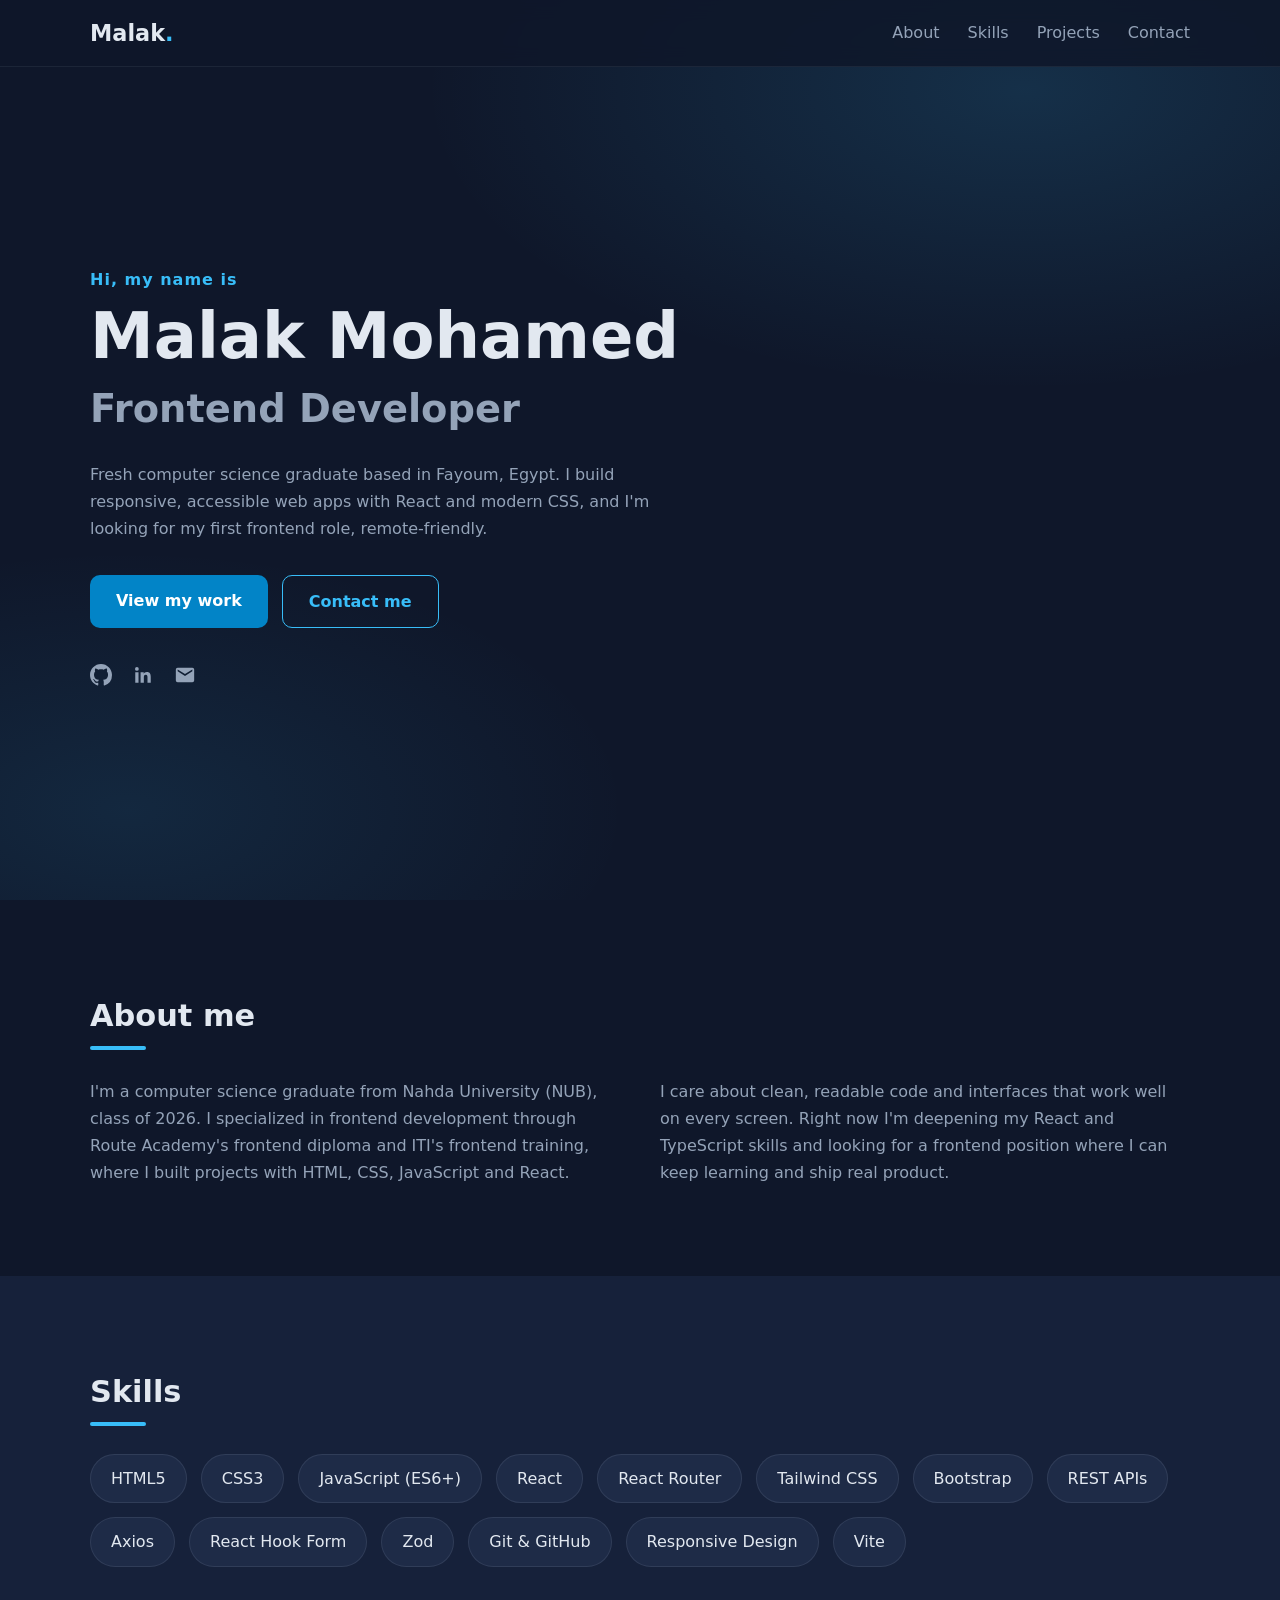
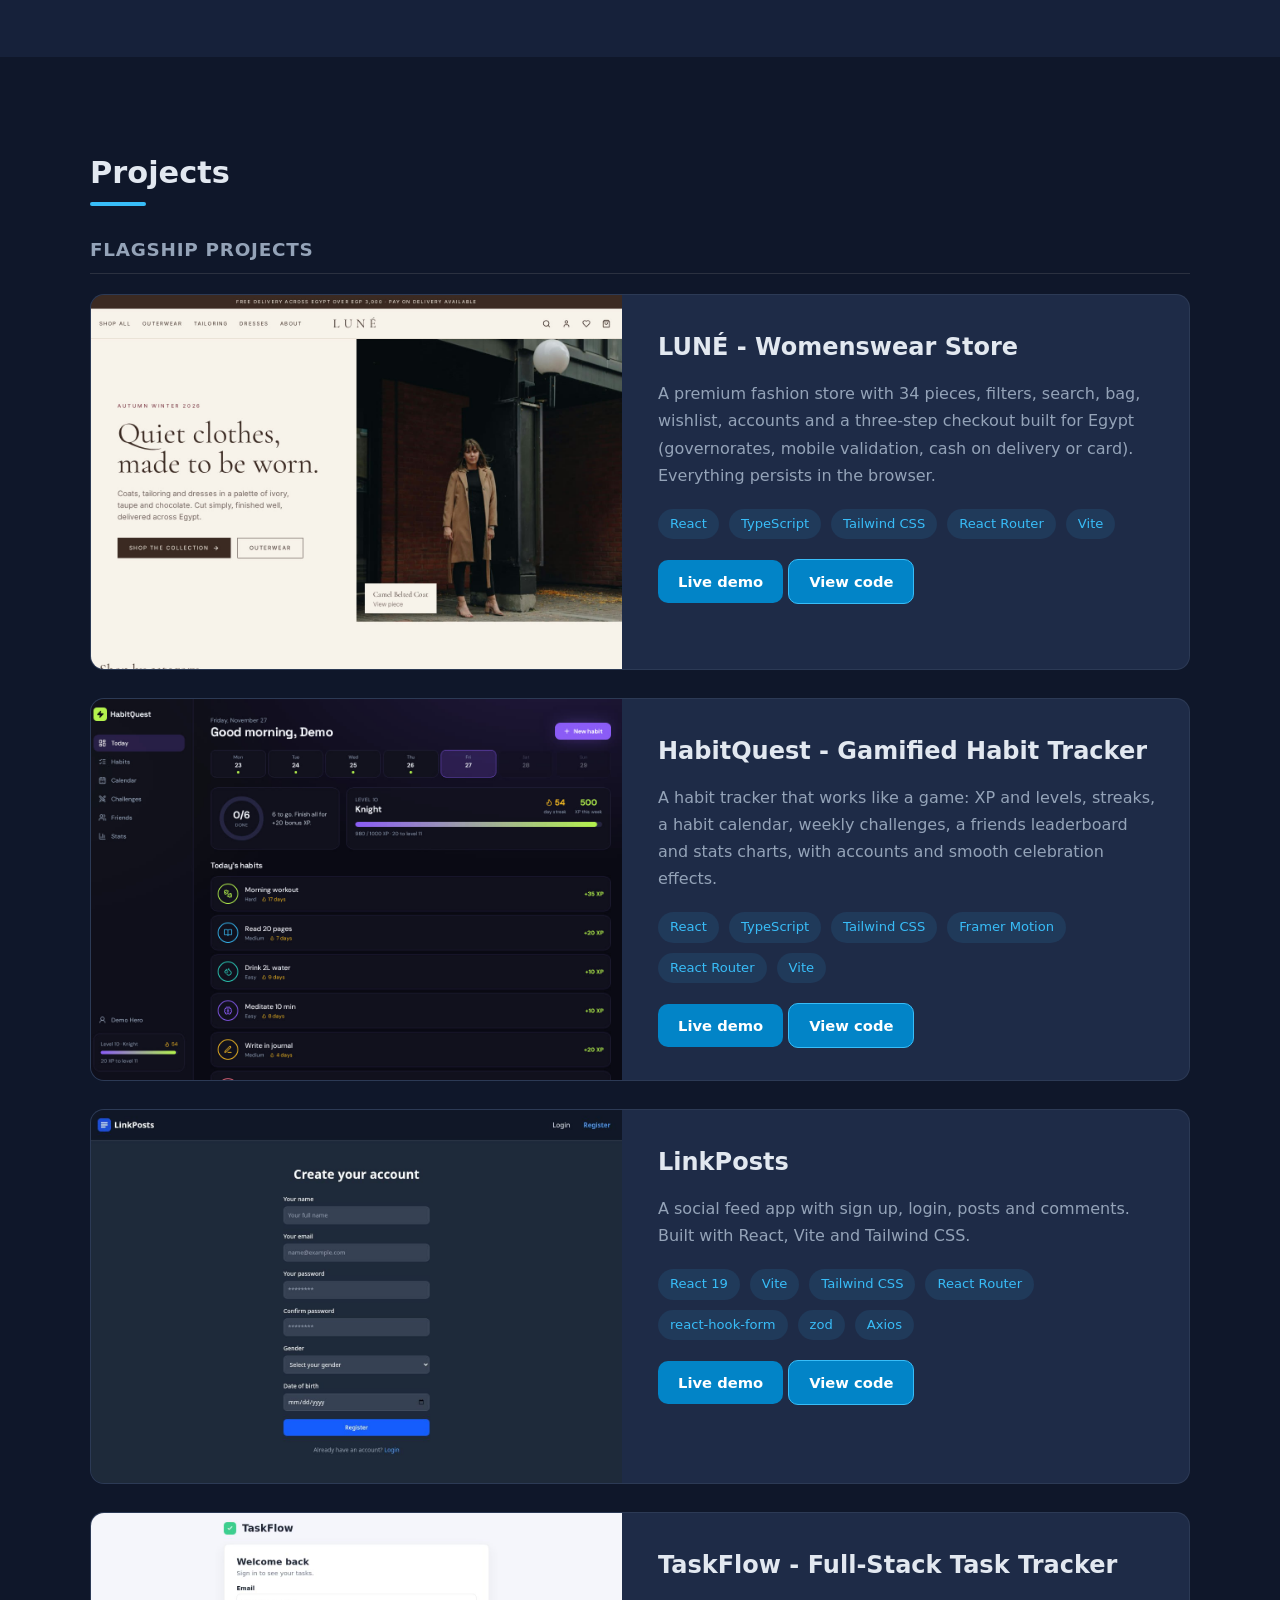
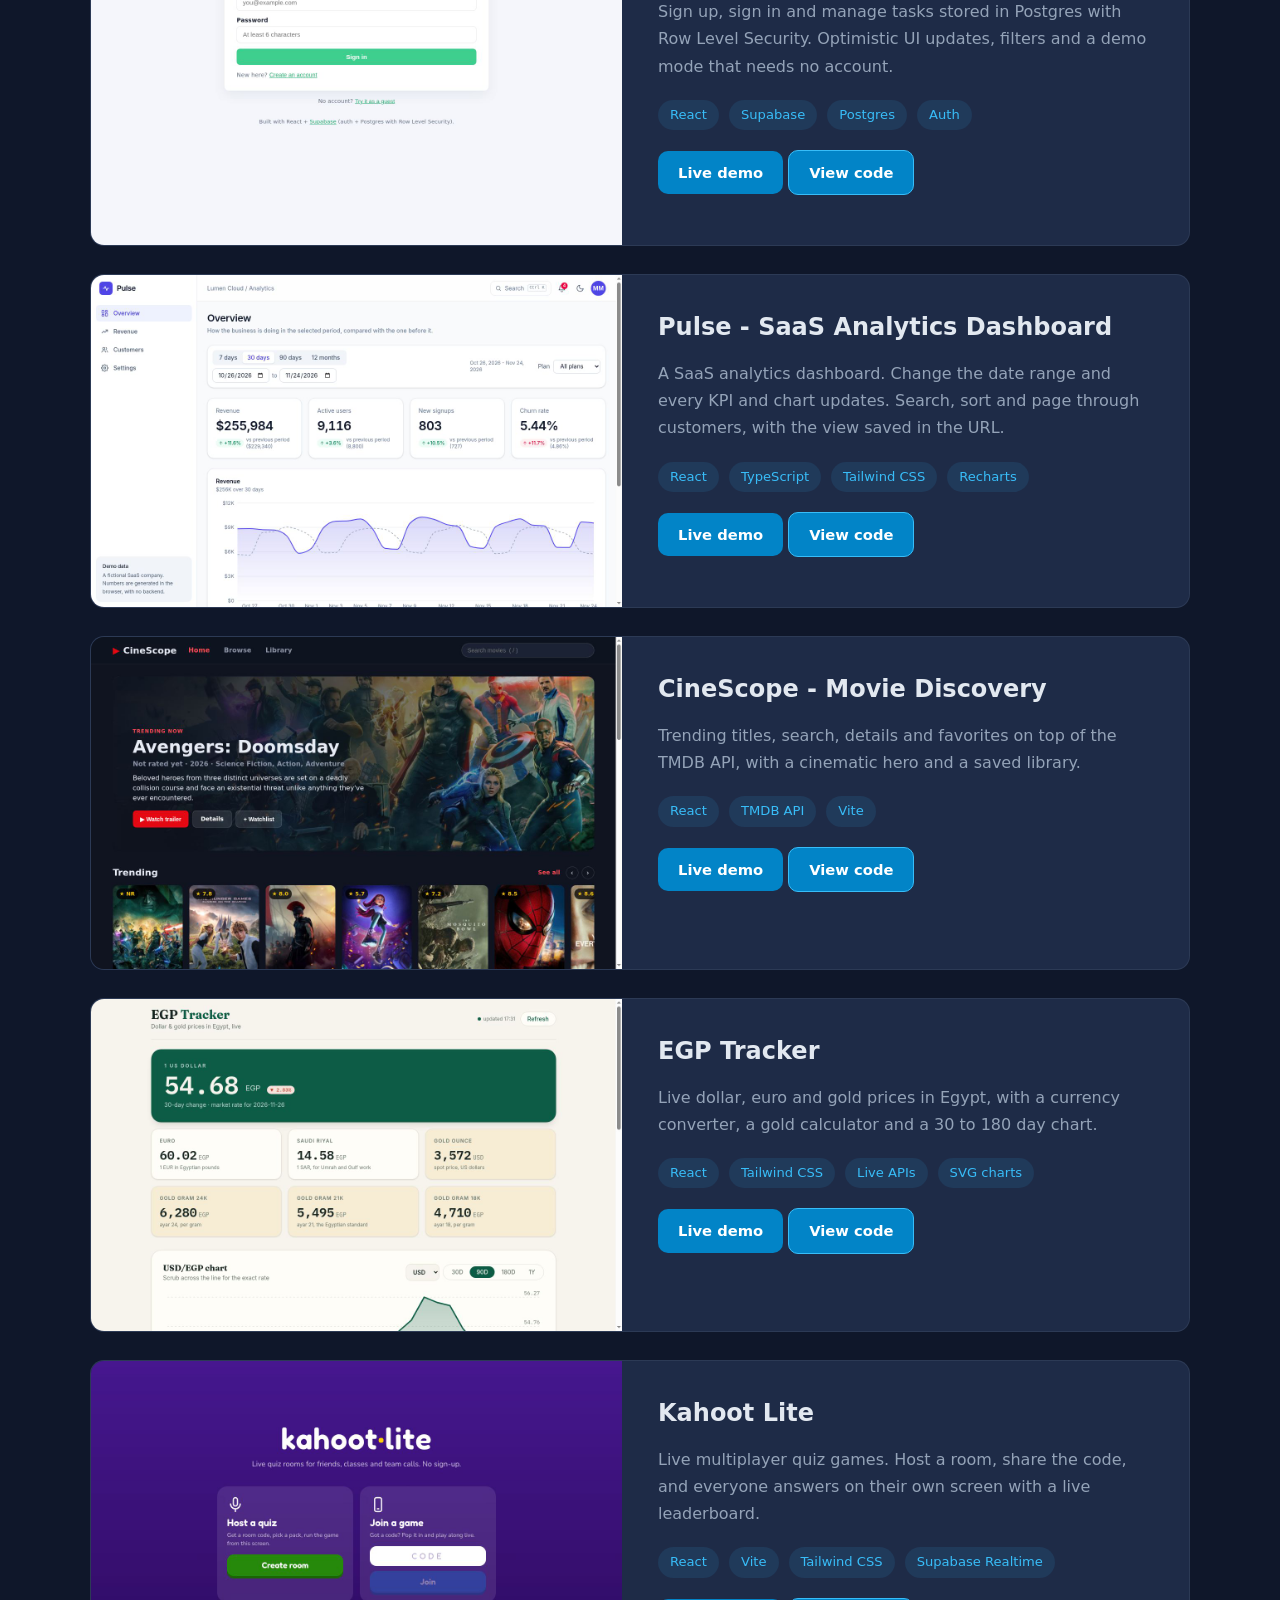
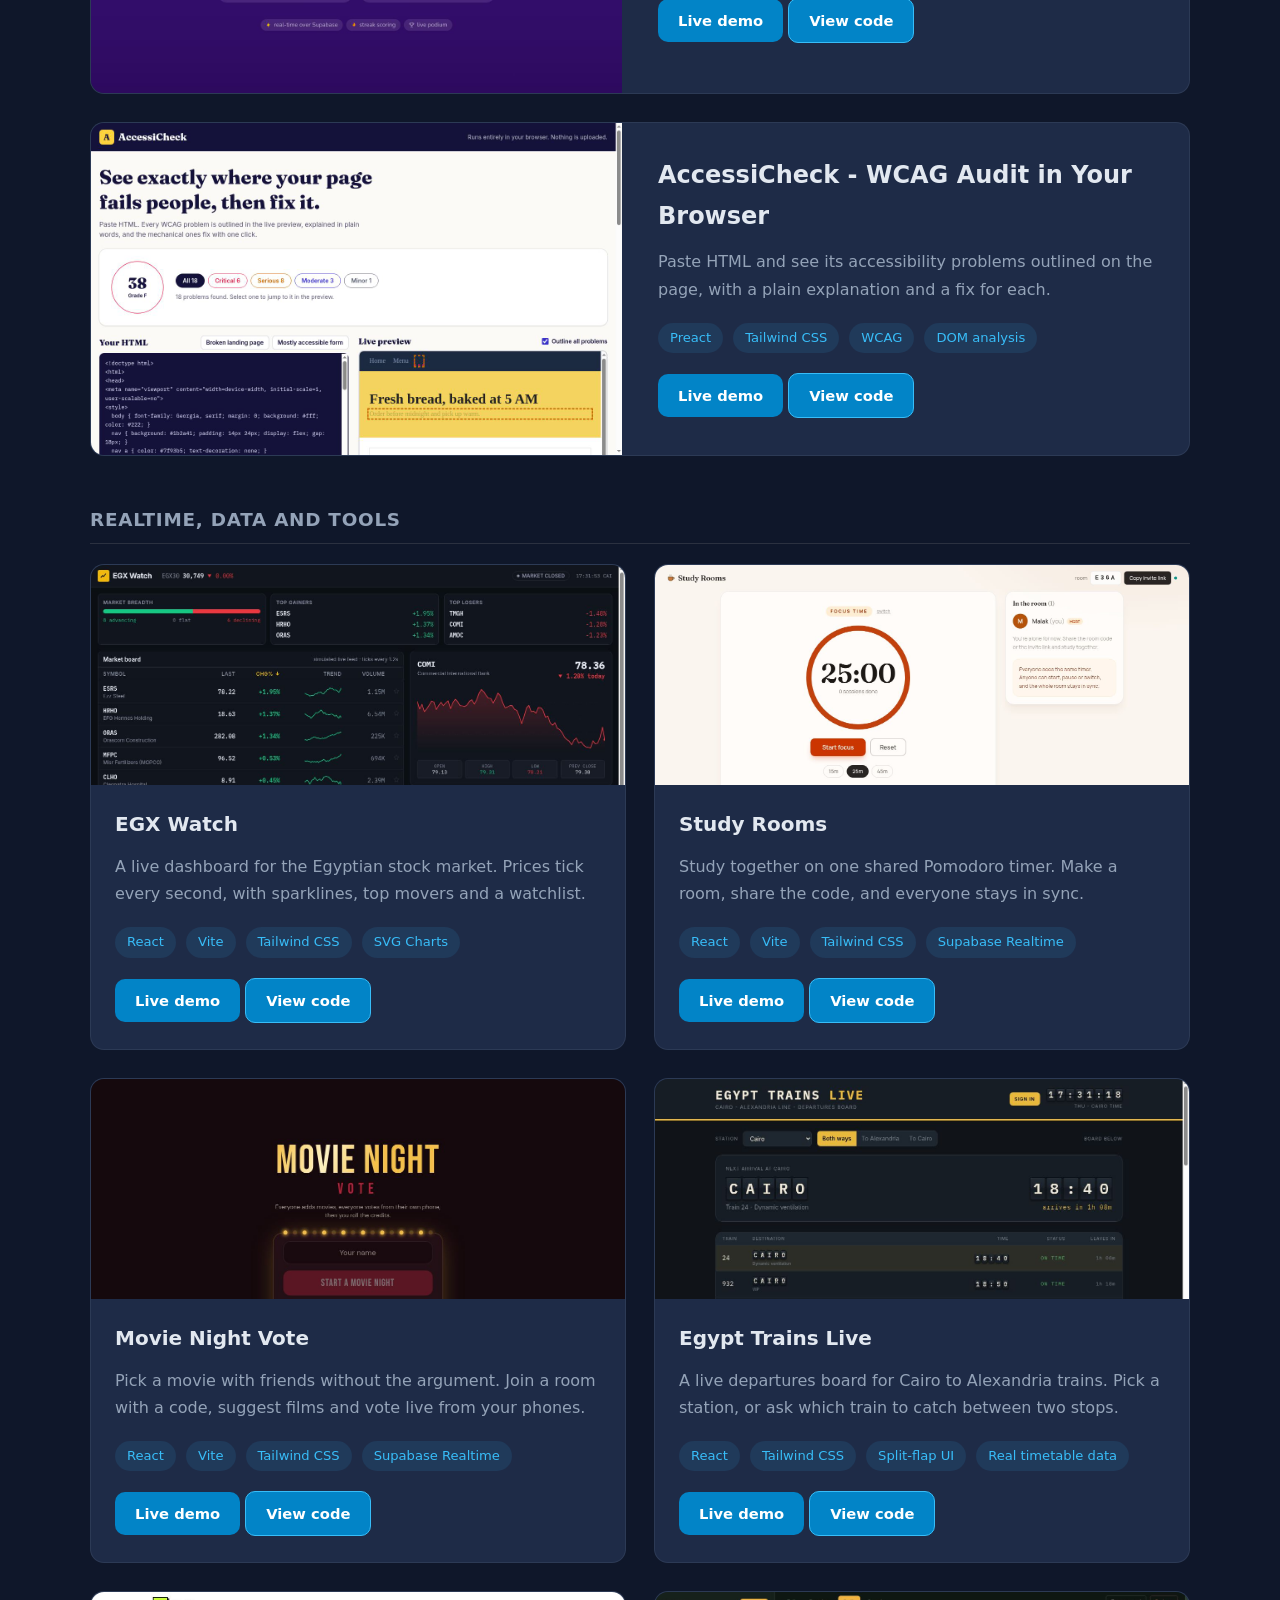
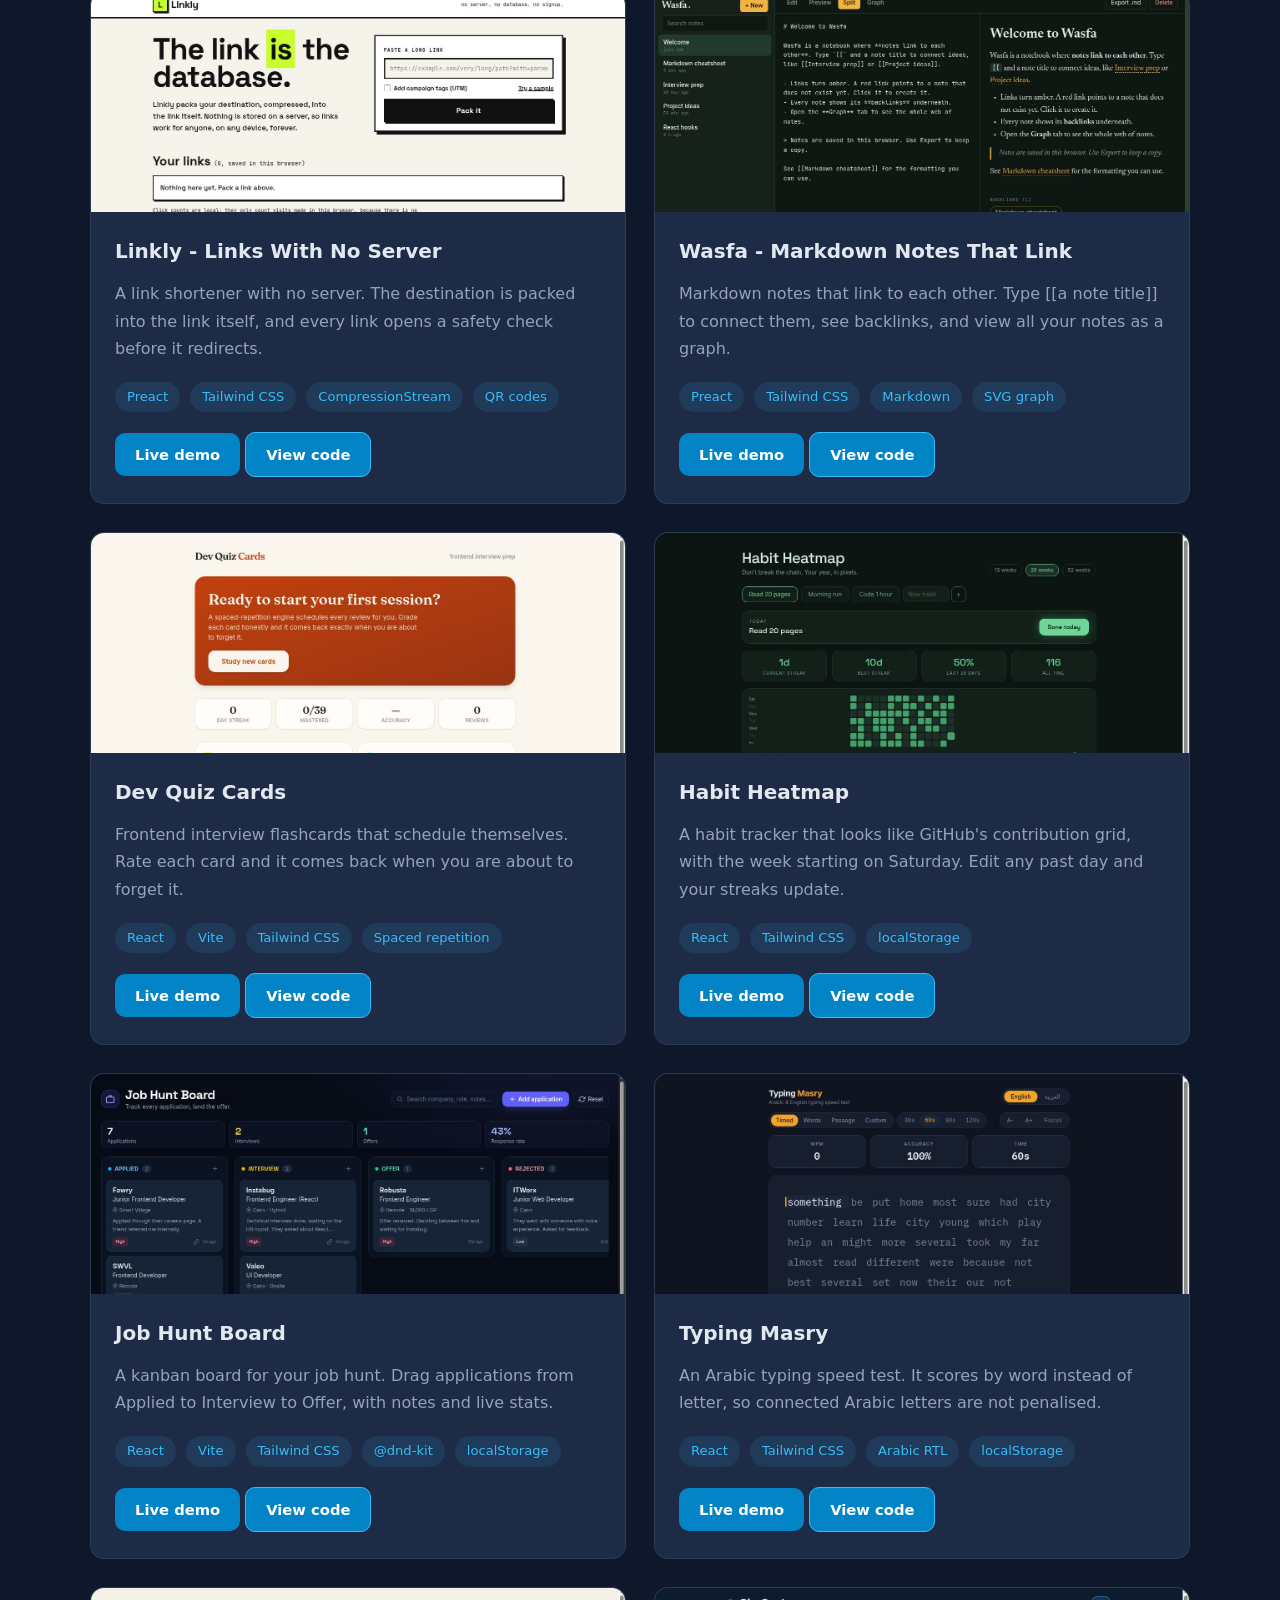
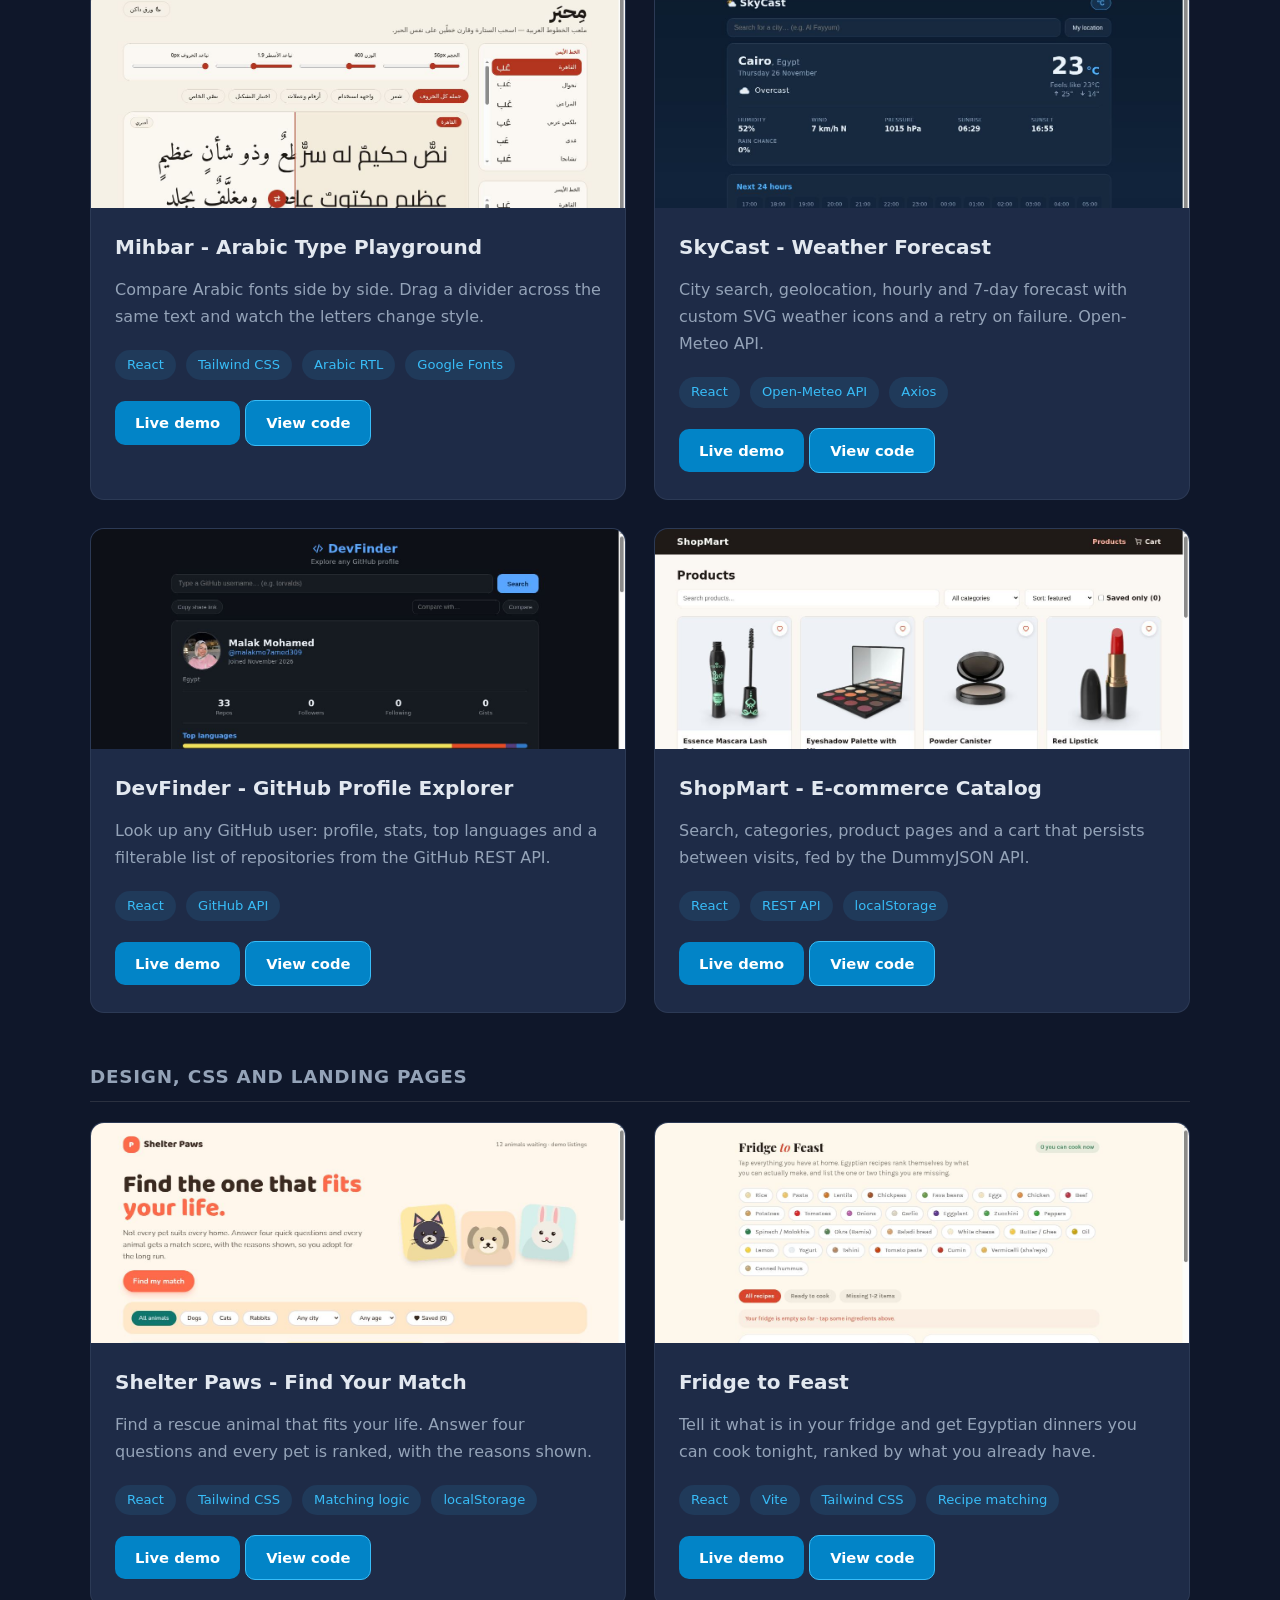
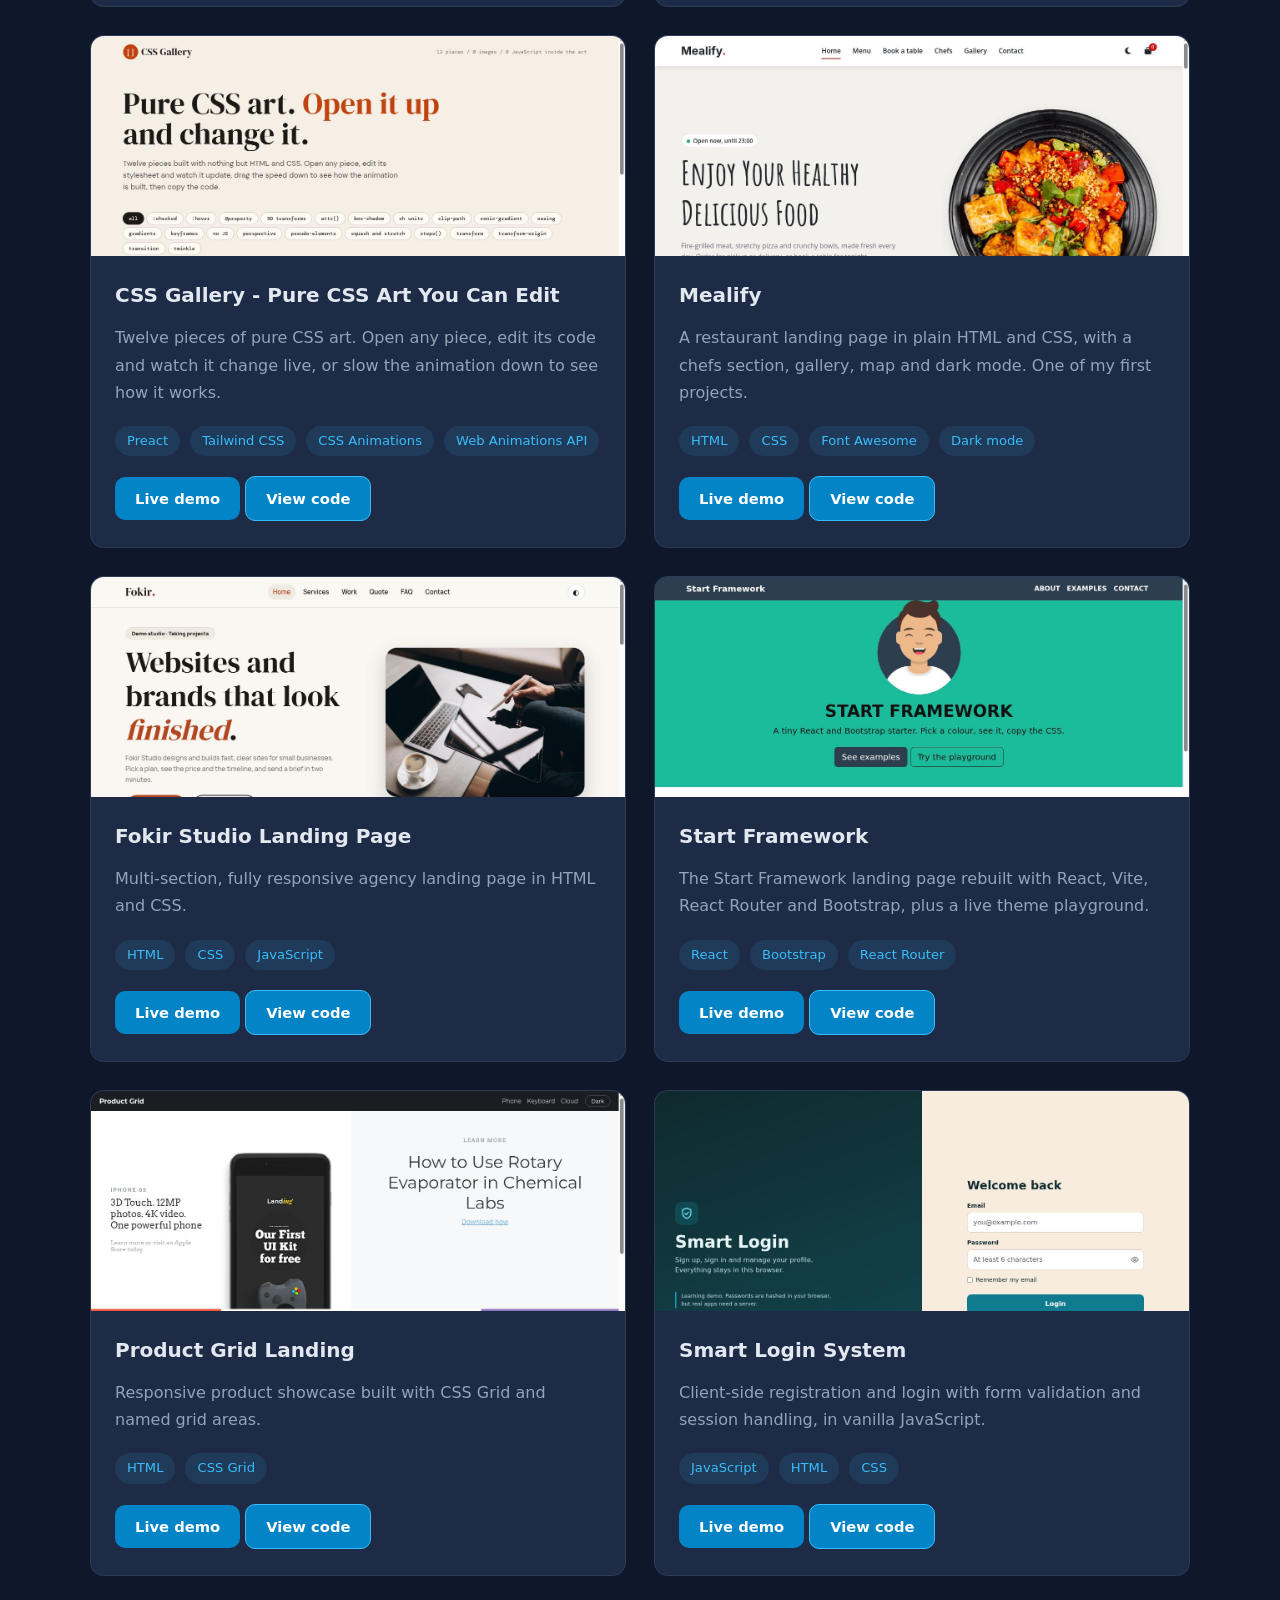
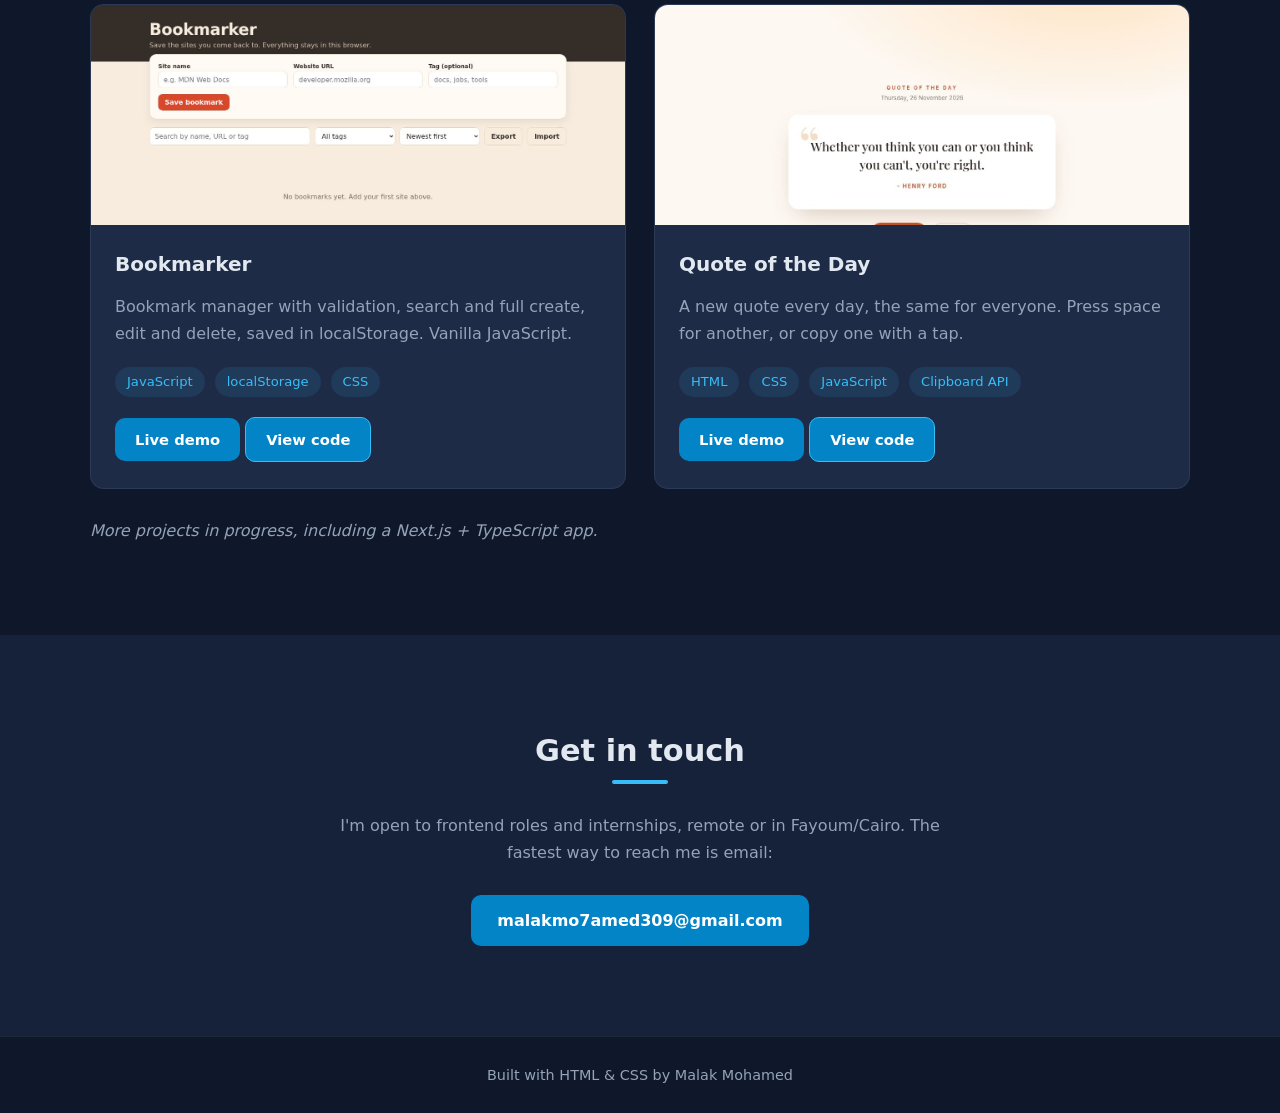
<file: portfolio/index.html>
<!DOCTYPE html>
<html lang="en">
<head>
  <meta charset="utf-8" />
  <meta http-equiv="refresh" content="0; url=https://malakmo7amed309.github.io/" />
  <link rel="canonical" href="https://malakmo7amed309.github.io/" />
  <title>Portfolio moved</title>
</head>
<body>
  <p>This site moved to <a href="https://malakmo7amed309.github.io/">malakmo7amed309.github.io</a>.</p>
  <script>location.replace('https://malakmo7amed309.github.io/');</script>
</body>
</html>
</file>
<file: style.css>
:root {
  --bg: #0f172a;
  --bg-alt: #16213a;
  --card: #1e2b47;
  --text: #e2e8f0;
  --muted: #94a3b8;
  --accent: #38bdf8;
  --accent-dark: #0284c7;
  --radius: 14px;
}

* {
  margin: 0;
  padding: 0;
  box-sizing: border-box;
}

html {
  scroll-behavior: smooth;
}

body {
  font-family: 'Inter', system-ui, sans-serif;
  background: var(--bg);
  color: var(--text);
  line-height: 1.7;
}

.container {
  width: min(1100px, 92%);
  margin-inline: auto;
}

img {
  max-width: 100%;
  display: block;
}

a {
  color: var(--accent);
  text-decoration: none;
}

/* Navbar */
.navbar {
  position: fixed;
  inset: 0 0 auto 0;
  background: rgba(15, 23, 42, 0.85);
  backdrop-filter: blur(10px);
  border-bottom: 1px solid rgba(148, 163, 184, 0.1);
  z-index: 100;
}

.nav-inner {
  display: flex;
  align-items: center;
  justify-content: space-between;
  padding-block: 14px;
}

.brand {
  font-size: 1.4rem;
  font-weight: 800;
  color: var(--text);
}

.brand span {
  color: var(--accent);
}

.nav-links {
  display: flex;
  gap: 28px;
  list-style: none;
}

.nav-links a {
  color: var(--muted);
  font-weight: 500;
  transition: color 0.2s;
}

.nav-links a:hover,
.nav-links a.active {
  color: var(--accent);
}

.nav-toggle {
  display: none;
  flex-direction: column;
  gap: 5px;
  background: none;
  border: 0;
  cursor: pointer;
  padding: 6px;
}

.nav-toggle span {
  width: 24px;
  height: 2px;
  background: var(--text);
  border-radius: 2px;
}

/* Hero */
.hero {
  min-height: 100vh;
  display: flex;
  align-items: center;
  background:
    radial-gradient(600px 300px at 80% 10%, rgba(56, 189, 248, 0.15), transparent),
    radial-gradient(500px 260px at 10% 90%, rgba(56, 189, 248, 0.1), transparent);
}

.hero-inner {
  padding-block: 120px 60px;
}

.hero-hi {
  color: var(--accent);
  font-weight: 600;
  letter-spacing: 1px;
}

.hero h1 {
  font-size: clamp(2.4rem, 6vw, 4rem);
  font-weight: 800;
  line-height: 1.1;
  margin-top: 8px;
}

.hero-role {
  font-size: clamp(1.4rem, 4vw, 2.4rem);
  font-weight: 700;
  color: var(--muted);
  margin-top: 4px;
}

.hero-text {
  max-width: 560px;
  color: var(--muted);
  margin-top: 20px;
}

.hero-actions {
  display: flex;
  gap: 14px;
  margin-top: 32px;
  flex-wrap: wrap;
}

.hero-social {
  display: flex;
  gap: 20px;
  margin-top: 36px;
}

.hero-social a {
  color: var(--muted);
  transition: color 0.2s, transform 0.2s;
}

.hero-social a:hover {
  color: var(--accent);
  transform: translateY(-2px);
}

/* Buttons */
.btn {
  display: inline-block;
  padding: 12px 26px;
  border-radius: 10px;
  font-weight: 600;
  transition: background 0.2s, border-color 0.2s, transform 0.15s;
}

.btn:active {
  transform: scale(0.98);
}

.btn-primary {
  background: var(--accent-dark);
  color: #fff;
}

.btn-primary:hover {
  background: var(--accent);
  color: #082f49;
}

.btn-outline {
  border: 1px solid var(--accent);
  color: var(--accent);
}

.btn-outline:hover {
  background: rgba(56, 189, 248, 0.1);
}

.btn-small {
  padding: 9px 20px;
  font-size: 0.92rem;
  background: var(--accent-dark);
  color: #fff;
}

.btn-small:hover {
  background: var(--accent);
  color: #082f49;
}

/* Sections */
.section {
  padding-block: 90px;
}

.section-alt {
  background: var(--bg-alt);
}

.section-title {
  font-size: 1.9rem;
  font-weight: 800;
  margin-bottom: 36px;
  position: relative;
  width: fit-content;
}

.section-title::after {
  content: '';
  position: absolute;
  bottom: -8px;
  left: 0;
  width: 56px;
  height: 4px;
  border-radius: 4px;
  background: var(--accent);
}

.about-grid {
  display: grid;
  grid-template-columns: 1fr 1fr;
  gap: 40px;
  color: var(--muted);
}

/* Skills */
.skills-list {
  list-style: none;
  display: flex;
  flex-wrap: wrap;
  gap: 14px;
}

.skills-list li {
  background: var(--card);
  border: 1px solid rgba(148, 163, 184, 0.15);
  padding: 10px 20px;
  border-radius: 999px;
  font-weight: 500;
  transition: border-color 0.2s, color 0.2s;
}

.skills-list li:hover {
  border-color: var(--accent);
  color: var(--accent);
}

/* Projects */
.project-card {
  display: grid;
  grid-template-columns: 1fr 1fr;
  gap: 36px;
  background: var(--card);
  border: 1px solid rgba(148, 163, 184, 0.12);
  border-radius: var(--radius);
  overflow: hidden;
}

.project-media img {
  width: 100%;
  height: 100%;
  object-fit: cover;
  object-position: top;
}

.project-body {
  padding: 32px 32px 32px 0;
}

.project-body h3 {
  font-size: 1.5rem;
  margin-bottom: 12px;
}

.project-body p {
  color: var(--muted);
}

.tag-list {
  list-style: none;
  display: flex;
  flex-wrap: wrap;
  gap: 10px;
  margin-block: 20px;
}

.tag-list li {
  font-size: 0.82rem;
  color: var(--accent);
  background: rgba(56, 189, 248, 0.1);
  padding: 4px 12px;
  border-radius: 999px;
}

.more-soon {
  margin-top: 28px;
  color: var(--muted);
  font-style: italic;
}

/* Contact */
.contact-inner {
  text-align: center;
  max-width: 620px;
}

.contact-inner .section-title {
  margin-inline: auto;
}

.contact-inner .section-title::after {
  left: 50%;
  transform: translateX(-50%);
}

.contact-inner p {
  color: var(--muted);
  margin-bottom: 28px;
}

/* Footer */
.footer {
  padding-block: 26px;
  text-align: center;
  color: var(--muted);
  font-size: 0.9rem;
  border-top: 1px solid rgba(148, 163, 184, 0.1);
}

/* Responsive */
@media (max-width: 860px) {
  .about-grid,
  .project-card {
    grid-template-columns: 1fr;
  }

  .project-body {
    padding: 0 24px 28px;
  }

  .nav-toggle {
    display: flex;
  }

  .nav-links {
    position: absolute;
    top: 100%;
    left: 0;
    right: 0;
    flex-direction: column;
    gap: 0;
    background: var(--bg-alt);
    border-bottom: 1px solid rgba(148, 163, 184, 0.1);
    max-height: 0;
    overflow: hidden;
    transition: max-height 0.25s ease;
  }

  .nav-links.open {
    max-height: 300px;
  }

  .nav-links li {
    border-top: 1px solid rgba(148, 163, 184, 0.08);
  }

  .nav-links a {
    display: block;
    padding: 14px 4%;
  }

  .section {
    padding-block: 64px;
  }
}

/* Mini project grid */
.mini-grid {
  display: grid;
  grid-template-columns: repeat(auto-fill, minmax(280px, 1fr));
  gap: 24px;
  margin-top: 40px;
}
.mini-card {
  background: var(--card-bg, #131c2e);
  border: 1px solid rgba(255, 255, 255, 0.08);
  border-radius: 12px;
  padding: 24px;
  display: flex;
  flex-direction: column;
  gap: 12px;
}
.mini-card h3 {
  margin: 0;
}
.mini-card p {
  margin: 0;
  flex: 1;
}

.group-title {
  margin: 3rem 0 1.25rem;
  padding-bottom: 0.5rem;
  font-size: 1.15rem;
  letter-spacing: 0.04em;
  text-transform: uppercase;
  color: var(--muted, #6b7280);
  border-bottom: 1px solid rgba(127, 127, 127, 0.25);
}
.group-title:first-of-type { margin-top: 1.5rem; }

.project-stack { display: grid; gap: 28px; }
.project-grid { display: grid; grid-template-columns: repeat(2, 1fr); gap: 28px; }
.project-grid .project-card { grid-template-columns: 1fr; gap: 0; align-content: start; }
.project-grid .project-media img { height: 220px; }
.project-grid .project-body { padding: 22px 24px 26px; }
.project-grid .project-body h3 { font-size: 1.25rem; }
.project-stack .project-media img { min-height: 260px; }
@media (max-width: 860px) {
  .project-grid { grid-template-columns: 1fr; }
  .project-grid .project-media img { height: 200px; }
}
</file>
